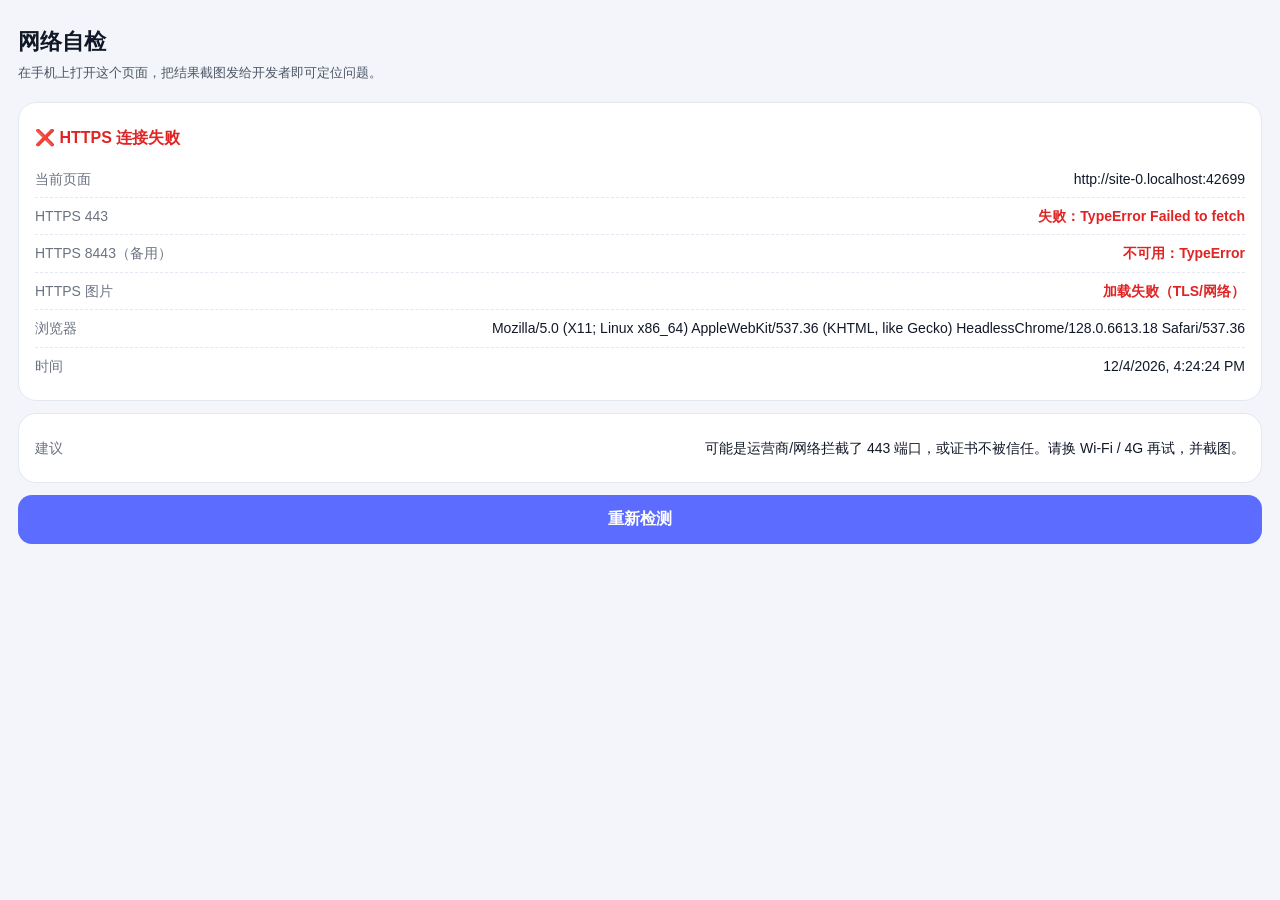
<file: check.html>
<!doctype html>
<html lang="zh-CN">
<head>
<meta charset="utf-8">
<meta name="viewport" content="width=device-width, initial-scale=1">
<title>网络自检 · 步迷</title>
<style>
  body { margin:0; padding:24px 18px; background:#F3F5FB; color:#111827;
         font:15px/1.6 -apple-system,"PingFang SC","Noto Sans SC",sans-serif; }
  h1 { font-size:22px; margin:0 0 4px; }
  p.sub { margin:0 0 18px; color:#4B5563; font-size:13px; }
  .card { background:#fff; border:1px solid #E2E7F2; border-radius:18px;
          padding:16px; margin-bottom:12px; }
  .row { display:flex; justify-content:space-between; gap:12px; font-size:14px;
         padding:7px 0; border-bottom:1px dashed #E2E7F2; }
  .row:last-child { border-bottom:0; }
  .k { color:#6B7280; flex:none; }
  .v { text-align:right; word-break:break-all; }
  .ok { color:#0E9F6E; font-weight:600; }
  .bad { color:#E02424; font-weight:600; }
  .big { font-size:16px; font-weight:700; margin:6px 0 10px; }
  code { background:#EEF1F9; padding:1px 5px; border-radius:6px; font-size:12.5px; }
  .btn { display:block; width:100%; padding:14px; margin-top:10px; border:0;
         border-radius:14px; background:#5B6CFF; color:#fff; font-size:16px; font-weight:600; }
</style>
</head>
<body>
<h1>网络自检</h1>
<p class="sub">在手机上打开这个页面，把结果截图发给开发者即可定位问题。</p>

<div class="card">
  <div class="big" id="verdict">正在检测…</div>
  <div class="row"><span class="k">当前页面</span><span class="v" id="proto">—</span></div>
  <div class="row"><span class="k">HTTPS 443</span><span class="v" id="https">检测中…</span></div>
  <div class="row"><span class="k">HTTPS 8443（备用）</span><span class="v" id="https8443">检测中…</span></div>
  <div class="row"><span class="k">HTTPS 图片</span><span class="v" id="img">检测中…</span></div>
  <div class="row"><span class="k">浏览器</span><span class="v" id="ua">—</span></div>
  <div class="row"><span class="k">时间</span><span class="v" id="clock">—</span></div>
</div>

<div class="card">
  <div class="row"><span class="k">建议</span><span class="v" id="advice">—</span></div>
</div>

<button class="btn" onclick="location.reload()">重新检测</button>

<script>
(function () {
  var proto = document.getElementById('proto');
  var httpsEl = document.getElementById('https');
  var imgEl = document.getElementById('img');
  var verdict = document.getElementById('verdict');
  var advice = document.getElementById('advice');

  proto.textContent = location.protocol + '//' + location.host;
  document.getElementById('ua').textContent = navigator.userAgent;
  document.getElementById('clock').textContent = new Date().toLocaleString();

  var httpsOk = false;
  var imgOk = false;
  var httpsErr = '';

  function done() {
    if (httpsOk) {
      verdict.innerHTML = '<span class="ok">✅ HTTPS（443）连接正常</span>';
      advice.textContent = '如果 App 仍打不开，请把这张截图发给开发者。';
    } else if (https8443Ok) {
      verdict.innerHTML = '<span class="ok">✅ 443 被拦，但 8443 可用</span>';
      advice.textContent = '请改用 https://' + location.hostname + ':8443/ 打开 App（443 被你的网络拦了）。';
    } else {
      verdict.innerHTML = '<span class="bad">❌ HTTPS 连接失败</span>';
      advice.textContent = '可能是运营商/网络拦截了 443 端口，或证书不被信任。请换 Wi-Fi / 4G 再试，并截图。';
    }
  }

  // 1) 测 HTTPS API（带超时）
  var started = Date.now();
  var ctrl = window.AbortController ? new AbortController() : null;
  var timer = setTimeout(function () {
    if (!httpsOk) {
      httpsEl.innerHTML = '<span class="bad">超时（5 秒无响应）</span>';
      httpsErr = 'timeout';
      done();
    }
    if (ctrl) { try { ctrl.abort(); } catch (e) {} }
  }, 5000);

  fetch('https://' + location.hostname + '/api/health', {
    cache: 'no-store', signal: ctrl ? ctrl.signal : undefined
  }).then(function (r) {
    clearTimeout(timer);
    httpsOk = r.ok;
    httpsEl.innerHTML = r.ok
      ? '<span class="ok">✅ 200 · ' + (Date.now() - started) + 'ms</span>'
      : '<span class="bad">HTTP ' + r.status + '</span>';
    done();
  }).catch(function (err) {
    clearTimeout(timer);
    httpsErr = err && (err.name + ' ' + err.message);
    httpsEl.innerHTML = '<span class="bad">失败：' + (httpsErr || '未知') + '</span>';
    done();
  });

  // 1b) 测备用端口 8443（有些运营商只拦 443）
  var https8443Ok = false;
  (function () {
    var el = document.getElementById('https8443');
    var c2 = window.AbortController ? new AbortController() : null;
    var t2 = setTimeout(function () {
      el.innerHTML = '<span class="bad">超时</span>';
      if (c2) { try { c2.abort(); } catch (e) {} }
    }, 5000);
    fetch('https://' + location.hostname + ':8443/api/health', {
      cache: 'no-store', signal: c2 ? c2.signal : undefined
    }).then(function (r) {
      clearTimeout(t2);
      https8443Ok = r.ok;
      el.innerHTML = r.ok ? '<span class="ok">✅ 可用（可改用 https://' + location.hostname + ':8443/）</span>'
                          : '<span class="bad">HTTP ' + r.status + '</span>';
    }).catch(function (err) {
      clearTimeout(t2);
      el.innerHTML = '<span class="bad">不可用：' + (err && err.name ? err.name : '失败') + '</span>';
    });
  })();

  // 2) 测 HTTPS 图片（不依赖 CORS，能单独验证 TLS）
  var img = new Image();
  img.onload = function () {
    imgOk = true;
    imgEl.innerHTML = '<span class="ok">✅ 加载成功</span>';
  };
  img.onerror = function () {
    imgEl.innerHTML = '<span class="bad">加载失败（TLS/网络）</span>';
  };
  img.src = 'https://' + location.hostname + '/icons/app-180.png?x=' + Date.now();
})();
</script>
</body>
</html>
</file>
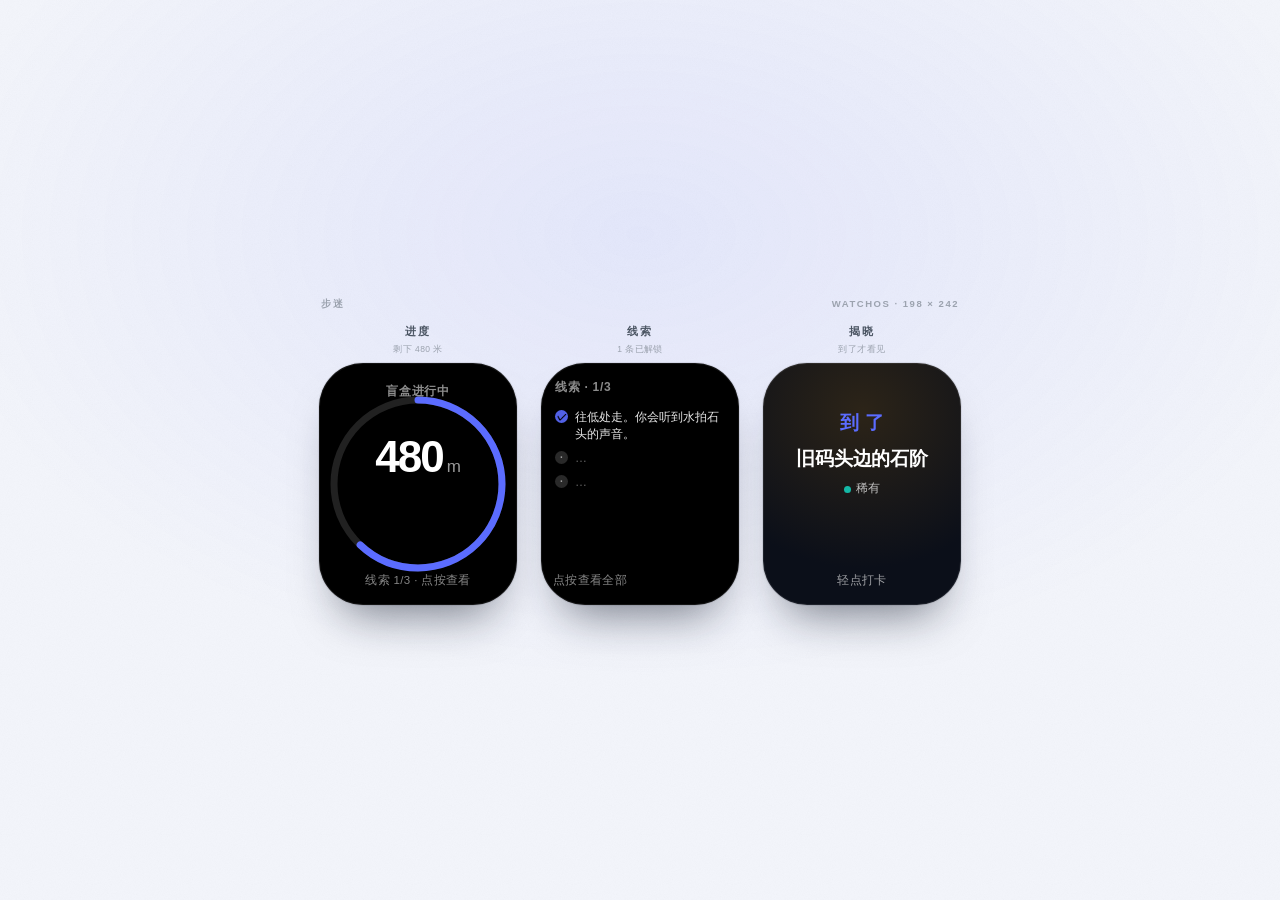
<file: watch.html>
<!DOCTYPE html>
<html lang="zh-CN">
<head>
<meta charset="utf-8">
<meta name="viewport" content="width=device-width, initial-scale=1">
<meta name="theme-color" content="#F3F5FB">
<title>步迷 · 手表表盘</title>
<link rel="stylesheet" href="styles.css">
<style>
  html, body { height: 100%; }

  body.watchpage {
    margin: 0;
    min-height: 100vh;
    display: flex;
    flex-direction: column;
    align-items: center;
    justify-content: center;
    overflow: hidden;
    background: var(--cream);
    color: var(--ink);
    font-family: var(--font);
    -webkit-font-smoothing: antialiased;
    position: relative;
  }

  body.watchpage::before {
    content: '';
    position: fixed;
    inset: 0;
    z-index: 0;
    pointer-events: none;
    opacity: .05;
    mix-blend-mode: multiply;
    background-image: url("data:image/svg+xml,%3Csvg xmlns='http://www.w3.org/2000/svg' width='160' height='160'%3E%3Cfilter id='wn'%3E%3CfeTurbulence type='fractalNoise' baseFrequency='0.92' numOctaves='3' stitchTiles='stitch'/%3E%3CfeColorMatrix type='saturate' values='0'/%3E%3C/filter%3E%3Crect width='160' height='160' filter='url(%23wn)'/%3E%3C/svg%3E");
  }

  body.watchpage::after {
    content: '';
    position: fixed;
    inset: 0;
    z-index: 0;
    pointer-events: none;
    background: radial-gradient(90% 80% at 50% 26%, rgba(91, 108, 255, .10) 0%, rgba(91, 108, 255, 0) 62%);
  }

  .watchboard {
    position: relative;
    z-index: 1;
    display: flex;
    flex-direction: column;
    align-items: center;
    gap: 13px;
    padding: 18px 22px 16px;
  }

  .watchboard__head {
    width: 100%;
    display: flex;
    align-items: center;
    justify-content: space-between;
    gap: 20px;
    padding: 0 2px;
    font-size: 9.5px;
    font-weight: 650;
    letter-spacing: .16em;
    color: var(--ink-3);
    text-transform: uppercase;
  }

  .watchboard__row {
    display: flex;
    align-items: flex-start;
    gap: 24px;
  }

  .watchslot {
    display: flex;
    flex-direction: column;
    align-items: center;
    gap: 8px;
  }

  .watchslot__title {
    font-size: 10.5px;
    font-weight: 650;
    letter-spacing: .18em;
    color: var(--ink-2);
  }

  .watchslot__sub {
    font-size: 8.5px;
    letter-spacing: .05em;
    color: var(--ink-3);
    margin-top: -4px;
  }

  .watchslot .watchface {
    box-shadow:
      0 30px 46px -22px rgba(17, 24, 39, .55),
      0 0 0 1px rgba(17, 24, 39, .08);
  }

  @media (max-width: 700px) {
    .watchboard { padding: 12px 14px 10px; }
    .watchboard__row { gap: 10px; }
    .watchslot .watchface { transform: scale(.78); transform-origin: top center; }
    .watchslot { gap: 4px; }
  }
</style>
</head>
<body class="watchpage">
  <main class="watchboard">
    <div class="watchboard__head" aria-hidden="true">
      <span>步迷</span>
      <span>watchOS · 198 × 242</span>
    </div>

    <div class="watchboard__row">

      <section class="watchslot" aria-label="进度表盘">
        <h1 class="watchslot__title">进度</h1>
        <div class="watchslot__sub">剩下 480 米</div>
        <div class="watchface watchface--progress" role="img" aria-label="进度表盘：盲盒进行中，剩余 480 米，进度 62%，线索 1/3">
          <svg class="watchface__ring" viewBox="0 0 198 242" aria-hidden="true">
            <circle cx="99" cy="121" r="84" fill="none" stroke="rgba(255,255,255,.13)" stroke-width="7"/>
            <circle cx="99" cy="121" r="84" fill="none" stroke="#5B6CFF" stroke-width="7" stroke-linecap="round"
                    stroke-dasharray="527.8" stroke-dashoffset="200.6" transform="rotate(-90 99 121)"/>
          </svg>
          <div class="watchface__inner">
            <span class="watchface__cap">盲盒进行中</span>
            <div class="watchface__big">480<small>m</small></div>
            <span class="watchface__foot">线索 1/3 · 点按查看</span>
          </div>
        </div>
      </section>

      <section class="watchslot" aria-label="线索表盘">
        <h1 class="watchslot__title">线索</h1>
        <div class="watchslot__sub">1 条已解锁</div>
        <div class="watchface watchface--clues" role="img" aria-label="线索表盘：线索 1/3，仅第一条已解锁，其余锁定">
          <div class="watchface__inner">
            <span class="watchface__cap">线索 · 1/3</span>
            <div class="watchface__list">
              <div class="watchface__clue"><i aria-hidden="true">✓</i><span>往低处走。你会听到水拍石头的声音。</span></div>
              <div class="watchface__clue watchface__clue--locked"><i aria-hidden="true">·</i><span>…</span></div>
              <div class="watchface__clue watchface__clue--locked"><i aria-hidden="true">·</i><span>…</span></div>
            </div>
            <span class="watchface__foot">点按查看全部</span>
          </div>
        </div>
      </section>

      <section class="watchslot" aria-label="揭晓表盘">
        <h1 class="watchslot__title">揭晓</h1>
        <div class="watchslot__sub">到了才看见</div>
        <div class="watchface watchface--reveal" role="img" aria-label="揭晓表盘：到了，旧码头边的石阶，稀有，轻点打卡">
          <div class="watchface__inner">
            <span class="watchface__arrive">到了</span>
            <span class="watchface__place">旧码头边的石阶</span>
            <span class="watchface__rarity"><i aria-hidden="true"></i>稀有</span>
            <span class="watchface__foot">轻点打卡</span>
          </div>
        </div>
      </section>

    </div>
  </main>
</body>
</html>
</file>
<file: styles.css>
/* 步迷 Walkaholic · Web 高保真原型样式（零依赖）
 * 依据 docs/design-system.md：奶油纸 + 墨色 + 琥珀光 + 旧纸纹理
 * 禁止：渐变紫蓝 / 科技蓝 / 玻璃拟态 / 外链字体与图片
 */

/* ============================================================
   0. Tokens
   ============================================================ */
:root {
  --ink: #111827;
  --ink-2: #4B5563;
  --ink-3: #9CA3AF;
  --cream: #F3F5FB;
  --paper: #FFFFFF;
  --paper-2: #EEF1F9;
  --line: #E2E7F2;
  --amber: #5B6CFF;
  --amber-deep: #3D4FE0;
  --ember: #FF6B6B;
  --teal: #14B8A6;
  --plum: #8B5CF6;
  --gold: #F59E0B;
  --shadow: rgba(17, 24, 39, .10);

  --font: -apple-system, "SF Pro Display", "PingFang SC", "Noto Sans SC", "Helvetica Neue", sans-serif;
  --ease: cubic-bezier(.22, 1, .36, 1);
  --fast: 180ms;
  --base: 320ms;
  --slow: 520ms;

  --radius-card: 24px;
  --radius-panel: 28px;
  --radius-img: 16px;
}

/* ============================================================
   1. Reset & base
   ============================================================ */
*,
*::before,
*::after { box-sizing: border-box; }

html,
body {
  margin: 0;
  padding: 0;
  height: 100%;
  background: var(--cream);
  overflow-x: hidden;
}

body {
  font-family: var(--font);
  color: var(--ink);
  font-size: 17px;
  line-height: 1.45;
  -webkit-font-smoothing: antialiased;
  text-rendering: optimizeLegibility;
  -webkit-tap-highlight-color: transparent;
}

h1, h2, h3, h4, p, figure { margin: 0; }
button { font: inherit; color: inherit; background: none; border: 0; padding: 0; cursor: pointer; }
a { color: inherit; }
svg { display: block; }
::selection { background: rgba(91, 108, 255, .3); }

:focus-visible {
  outline: 2px solid var(--amber-deep);
  outline-offset: 2px;
  border-radius: 6px;
}

.nosel { user-select: none; -webkit-user-select: none; }

/* ============================================================
   2. Stage / device / screen
   ============================================================ */
.stage {
  position: relative;
  min-height: 100dvh;
  display: flex;
  flex-direction: column;
  align-items: center;
  justify-content: center;
}

.device {
  position: relative;
  width: 100%;
  height: 100dvh;
  background: var(--cream);
}

.device__island { display: none; }

.screen {
  position: relative;
  display: flex;
  flex-direction: column;
  width: 100%;
  height: 100%;
  overflow: hidden;
  background: var(--cream);
}

.stage__caption { display: none; }

/* 纸纹噪点：内联 SVG feTurbulence，低透明度（design-system §3） */
.grain {
  position: absolute;
  inset: 0;
  z-index: 44;
  pointer-events: none;
  opacity: .05;
  mix-blend-mode: multiply;
  background-image: url("data:image/svg+xml,%3Csvg xmlns='http://www.w3.org/2000/svg' width='160' height='160'%3E%3Cfilter id='n'%3E%3CfeTurbulence type='fractalNoise' baseFrequency='0.92' numOctaves='3' stitchTiles='stitch'/%3E%3CfeColorMatrix type='saturate' values='0'/%3E%3C/filter%3E%3Crect width='160' height='160' filter='url(%23n)'/%3E%3C/svg%3E");
  background-size: 160px 160px;
}

.home-indicator { display: none; }

/* ============================================================
   3. Status bar
   ============================================================ */
.statusbar {
  position: relative;
  z-index: 20;
  flex-shrink: 0;
  display: flex;
  align-items: center;
  justify-content: space-between;
  height: 46px;
  padding: 0 24px 0 26px;
  font-size: 15px;
  font-weight: 650;
  letter-spacing: .01em;
  color: var(--ink);
  font-variant-numeric: tabular-nums;
}

.statusbar__icons {
  display: flex;
  align-items: center;
  gap: 4px;
  color: var(--ink);
  opacity: .92;
}

.statusbar--light { color: rgba(243, 245, 251, .92); }
.statusbar--light .statusbar__icons { color: rgba(243, 245, 251, .92); }

/* ============================================================
   4. Main / tab bar
   ============================================================ */
.main {
  position: relative;
  z-index: 10;
  flex: 1;
  min-height: 0;
  overflow-y: auto;
  overflow-x: hidden;
  scrollbar-width: none;
  -webkit-overflow-scrolling: touch;
  overscroll-behavior: contain;
}
.main::-webkit-scrollbar { display: none; }

.main--flush {
  overflow: hidden;
  display: flex;
  flex-direction: column;
}

.tabbar {
  position: relative;
  z-index: 30;
  flex-shrink: 0;
  display: flex;
  align-items: stretch;
  height: 74px;
  padding: 7px 10px 19px;
  background: var(--paper);
  border-top: 1px solid var(--line);
}
.tabbar[hidden] { display: none; }

/* 弹层根节点：本身不拦截点击，子元素才可交互 */
.sheet-root,
.overlay-root {
  position: absolute;
  inset: 0;
  pointer-events: none;
}
.sheet-root { z-index: 60; }
.overlay-root { z-index: 70; }
.sheet-root > *,
.overlay-root > * { pointer-events: auto; }

.tab {
  flex: 1;
  display: flex;
  flex-direction: column;
  align-items: center;
  justify-content: center;
  gap: 3px;
  padding: 4px 0;
  border-radius: 14px;
  color: var(--ink-3);
  text-decoration: none;
  transition: color var(--fast) var(--ease), transform var(--fast) var(--ease);
}
.tab svg { width: 23px; height: 23px; }
.tab span { font-size: 12px; font-weight: 550; letter-spacing: .02em; }
.tab.is-active { color: var(--amber-deep); }
.tab.is-active span { color: var(--ink); font-weight: 650; }
.tab:active { transform: scale(.94); }
.tab__dot {
  width: 3px; height: 3px; border-radius: 50%;
  background: var(--amber-deep); opacity: 0;
  transition: opacity var(--fast) var(--ease);
}
.tab.is-active .tab__dot { opacity: 1; }

/* ============================================================
   5. Shared atoms
   ============================================================ */
.micro {
  font-size: 12px;
  line-height: 1.2;
  letter-spacing: .08em;
  font-weight: 650;
  color: var(--ink-3);
  text-transform: uppercase;
}

.pd { padding-left: 20px; padding-right: 20px; }

.rule { height: 1px; background: var(--line); }

.btn {
  display: inline-flex;
  align-items: center;
  justify-content: center;
  gap: 8px;
  height: 50px;
  padding: 0 22px;
  border-radius: 999px;
  font-size: 15.5px;
  font-weight: 650;
  letter-spacing: .01em;
  white-space: nowrap;
  user-select: none;
  -webkit-user-select: none;
  transition:
    transform var(--fast) var(--ease),
    background-color var(--fast) var(--ease),
    color var(--fast) var(--ease),
    box-shadow var(--fast) var(--ease),
    opacity var(--fast) var(--ease);
}
.btn:active { transform: scale(.975); }

.btn--primary {
  background: var(--amber);
  color: var(--ink);
  box-shadow: 0 12px 26px -14px rgba(201, 123, 46, .95);
}
.btn--primary:hover { background: #7C8BFF; }
.btn--primary:active { background: var(--amber-deep); color: #F7F8FD; }

.btn--ghost {
  background: transparent;
  border: 1px solid var(--line);
  color: var(--ink-2);
}
.btn--ghost:hover { background: var(--paper-2); }
.btn--ghost:active { color: var(--ink); }

.btn--quiet {
  height: 42px;
  font-size: 15.5px;
  font-weight: 550;
  color: var(--ink-2);
}
.btn--quiet:hover { color: var(--ink); }

.btn--block { width: 100%; height: 52px; }
.btn[disabled] { opacity: .55; pointer-events: none; }
.btn.is-busy { pointer-events: none; }

.iconbtn {
  display: inline-flex;
  align-items: center;
  justify-content: center;
  width: 34px;
  height: 34px;
  border-radius: 50%;
  color: var(--ink-2);
  border: 1px solid transparent;
  transition: background-color var(--fast) var(--ease), color var(--fast) var(--ease), transform var(--fast) var(--ease);
}
.iconbtn:hover { background: var(--paper); color: var(--ink); }
.iconbtn:active { transform: scale(.93); }
.iconbtn--line { background: var(--paper); border-color: var(--line); }

.chip {
  display: inline-flex;
  align-items: center;
  gap: 4px;
  height: 28px;
  padding: 0 11px;
  border-radius: 999px;
  background: var(--paper);
  border: 1px solid var(--line);
  font-size: 13.5px;
  font-weight: 600;
  color: var(--ink-2);
}
.chip--streak { color: var(--ink); }

.badge {
  display: inline-flex;
  align-items: center;
  gap: 4px;
  height: 22px;
  padding: 0 9px;
  border-radius: 999px;
  font-size: 12.5px;
  font-weight: 700;
  letter-spacing: .02em;
  white-space: nowrap;
}
.badge--common { color: #5E665A; background: rgba(139, 148, 132, .14); border: 1px solid rgba(139, 148, 132, .36); }
.badge--rare { color: #22605C; background: rgba(46, 125, 120, .13); border: 1px solid rgba(46, 125, 120, .34); }
.badge--epic { color: #51447E; background: rgba(107, 91, 158, .13); border: 1px solid rgba(107, 91, 158, .32); }
.badge--hidden { color: #8A6508; background: rgba(185, 138, 31, .15); border: 1px solid rgba(185, 138, 31, .4); }

.rdot {
  display: inline-block;
  width: 7px;
  height: 7px;
  border-radius: 50%;
  flex-shrink: 0;
}
.rdot--common { background: #94A3B8; }
.rdot--rare { background: var(--teal); }
.rdot--epic { background: var(--plum); }
.rdot--hidden { background: var(--gold); }

/* 牛皮纸盒线稿 */
.boxart { display: block; }
.boxart--float { animation: float 4.6s ease-in-out infinite; }

/* ============================================================
   6. Home
   ============================================================ */
.screen[data-route="home"] .main { padding-bottom: 26px; }

.home { padding: 6px 20px 0; }

.home__top {
  display: flex;
  align-items: center;
  justify-content: space-between;
  gap: 12px;
  min-height: 32px;
}
.home__greet {
  font-size: 17px;
  font-weight: 650;
  letter-spacing: -.01em;
  color: var(--ink);
}

.home__hero { margin: 17px 0 16px; }
.home__hero h2 {
  font-size: 26px;
  line-height: 1.22;
  letter-spacing: -.018em;
  font-weight: 700;
  color: var(--ink);
  margin-bottom: 6px;
}
.home__hero p {
  font-size: 15.5px;
  color: var(--ink-2);
  letter-spacing: .005em;
}

.boxcard {
  position: relative;
  overflow: hidden;
  border-radius: var(--radius-card);
  padding: 15px 18px 14px;
  background: linear-gradient(152deg, #E8ECFB 0%, #DDE3F5 52%, #D6DDF3 100%);
  border: 1px solid rgba(17, 24, 39, .10);
  box-shadow:
    0 18px 38px -20px rgba(17, 24, 39, .45),
    inset 0 1px 0 rgba(255, 255, 255, .5);
}
.boxcard::after {
  content: '';
  position: absolute;
  inset: 0;
  pointer-events: none;
  opacity: .06;
  mix-blend-mode: multiply;
  background-image: url("data:image/svg+xml,%3Csvg xmlns='http://www.w3.org/2000/svg' width='120' height='120'%3E%3Cfilter id='k'%3E%3CfeTurbulence type='fractalNoise' baseFrequency='0.85' numOctaves='2' stitchTiles='stitch'/%3E%3CfeColorMatrix type='saturate' values='0'/%3E%3C/filter%3E%3Crect width='120' height='120' filter='url(%23k)'/%3E%3C/svg%3E");
}
.boxcard__top {
  position: relative;
  z-index: 2;
  display: flex;
  align-items: center;
  justify-content: space-between;
  gap: 10px;
  min-height: 24px;
}
.boxcard__resume {
  display: inline-flex;
  align-items: center;
  gap: 3px;
  height: 24px;
  padding: 0 10px;
  border-radius: 999px;
  background: rgba(255, 255, 255, .6);
  border: 1px solid rgba(17, 24, 39, .12);
  font-size: 12.5px;
  font-weight: 600;
  color: rgba(17, 24, 39, .68);
  transition: background-color var(--fast) var(--ease), color var(--fast) var(--ease);
}
.boxcard__resume:hover { background: rgba(255, 255, 255, .9); color: var(--ink); }
.boxcard__art {
  position: relative;
  z-index: 1;
  display: flex;
  justify-content: center;
  padding: 2px 0 8px;
}
.boxcard__art svg { width: 118px; height: 104px; }
.boxcard__meta {
  position: relative;
  z-index: 2;
  margin-top: 8px;
  text-align: right;
  font-size: 12.5px;
  letter-spacing: .01em;
  color: rgba(17, 24, 39, .52);
}
.boxcard .btn { position: relative; z-index: 2; }

.stats {
  display: grid;
  grid-template-columns: repeat(3, 1fr);
  margin-top: 20px;
}
.stat {
  display: flex;
  flex-direction: column;
  gap: 3px;
  padding-left: 14px;
  border-left: 1px solid var(--line);
  min-width: 0;
}
.stat:first-child { border-left: 0; padding-left: 0; }
.stat b {
  font-size: 19px;
  font-weight: 700;
  letter-spacing: -.025em;
  font-variant-numeric: tabular-nums;
  color: var(--ink);
  white-space: nowrap;
}
.stat span {
  font-size: 12.5px;
  color: var(--ink-3);
  letter-spacing: .02em;
  white-space: nowrap;
}

.friends {
  display: flex;
  align-items: center;
  gap: 15px;
  margin-top: 22px;
}
.friends__avatars { display: flex; padding-bottom: 12px; }
.avatar {
  position: relative;
  width: 42px;
  height: 42px;
  border-radius: 50%;
  background: var(--paper);
  border: 1px solid var(--line);
  display: grid;
  place-items: center;
  font-size: 19px;
  box-shadow: 0 3px 0 rgba(17, 24, 39, .03);
}
.avatar + .avatar { margin-left: -9px; }
.avatar__name {
  position: absolute;
  left: 50%;
  bottom: -14px;
  transform: translateX(-50%);
  font-size: 10.5px;
  color: var(--ink-3);
  white-space: nowrap;
  letter-spacing: .01em;
}
.avatar__dot {
  position: absolute;
  right: -1px;
  bottom: -1px;
  width: 10px;
  height: 10px;
  border-radius: 50%;
  background: var(--teal);
  border: 2px solid var(--cream);
}
.friends__copy {
  font-size: 14px;
  line-height: 1.5;
  color: var(--ink-3);
  margin-top: -10px;
}
.friends__copy b { display: block; color: var(--ink-2); font-weight: 650; font-size: 14px; }

.lastcard {
  display: flex;
  align-items: center;
  gap: 12px;
  width: 100%;
  margin-top: 20px;
  padding: 10px 14px 10px 10px;
  border-radius: 20px;
  background: var(--paper);
  border: 1px solid var(--line);
  box-shadow: 0 12px 26px -24px rgba(17, 24, 39, .7);
  text-align: left;
  transition: transform var(--base) var(--ease), box-shadow var(--base) var(--ease);
}
.lastcard:hover {
  transform: translateY(-1px);
  box-shadow: 0 16px 30px -22px rgba(17, 24, 39, .6);
}
.lastcard__thumb {
  flex-shrink: 0;
  width: 46px;
  height: 56px;
  border-radius: 12px;
  background: linear-gradient(160deg, #E9EDFC, #D6DDF3);
  border: 1px solid rgba(17, 24, 39, .08);
  display: grid;
  place-items: center;
  font-size: 20px;
}
.lastcard__body { flex: 1; min-width: 0; display: flex; flex-direction: column; gap: 2px; }
.lastcard__name {
  font-size: 16px;
  font-weight: 600;
  letter-spacing: -.01em;
  white-space: nowrap;
  overflow: hidden;
  text-overflow: ellipsis;
}
.lastcard__date { font-size: 13px; color: var(--ink-3); }
.lastcard__arrow { flex-shrink: 0; color: var(--ink-3); }

.firsthint {
  margin-top: 20px;
  padding: 15px 18px;
  border-radius: 20px;
  border: 1px dashed var(--line);
  background: rgba(255, 255, 255, .5);
}
.firsthint__title { font-size: 15.5px; font-weight: 650; margin-bottom: 4px; }
.firsthint__sub { font-size: 14px; color: var(--ink-3); }

/* ============================================================
   7. Setup sheet (#/setup)
   ============================================================ */
.scrim {
  position: absolute;
  inset: 0;
  z-index: 55;
  background: rgba(17, 24, 39, .38);
  animation: fade-in var(--base) var(--ease) both;
}

.sheet {
  position: absolute;
  left: 0;
  right: 0;
  bottom: 0;
  z-index: 60;
  background: var(--paper);
  border-radius: var(--radius-panel) var(--radius-panel) 0 0;
  padding: 10px 20px 22px;
  box-shadow: 0 -22px 60px rgba(17, 24, 39, .3);
  max-height: 92%;
  overflow-y: auto;
  scrollbar-width: none;
  animation: sheet-up .34s var(--ease) both;
}
.sheet::-webkit-scrollbar { display: none; }
.sheet__grabber {
  width: 38px;
  height: 4px;
  border-radius: 999px;
  background: var(--line);
  margin: 2px auto 16px;
}
.sheet__title {
  font-size: 20px;
  line-height: 1.3;
  font-weight: 700;
  letter-spacing: -.015em;
  margin-bottom: 4px;
}
.sheet__sub { font-size: 14.5px; color: var(--ink-3); margin-bottom: 18px; }

.field { display: block; margin-bottom: 15px; }
.field__label {
  display: block;
  font-size: 12px;
  letter-spacing: .09em;
  font-weight: 650;
  color: var(--ink-3);
  margin-bottom: 8px;
}

.segmented {
  display: flex;
  gap: 4px;
  padding: 4px;
  border-radius: 16px;
  background: var(--paper-2);
  border: 1px solid var(--line);
}
.segmented button {
  flex: 1;
  min-width: 0;
  display: flex;
  flex-direction: column;
  align-items: center;
  gap: 1px;
  padding: 8px 4px;
  border-radius: 12px;
  color: var(--ink-2);
  transition: background-color var(--fast) var(--ease), box-shadow var(--fast) var(--ease), color var(--fast) var(--ease);
}
.segmented button b { font-size: 14px; font-weight: 650; letter-spacing: .01em; }
.segmented button em { font-style: normal; font-size: 11.5px; color: var(--ink-3); }
.segmented button[aria-pressed="true"] {
  background: var(--paper);
  color: var(--ink);
  box-shadow: 0 2px 6px rgba(17, 24, 39, .08), inset 0 0 0 1px rgba(91, 108, 255, .55);
}
.segmented button[aria-pressed="true"] em { color: var(--amber-deep); }

.moods { display: flex; flex-direction: column; gap: 7px; }
.mood {
  display: flex;
  align-items: center;
  gap: 12px;
  padding: 9px 13px;
  border-radius: 16px;
  border: 1px solid var(--line);
  background: var(--paper);
  text-align: left;
  transition: background-color var(--fast) var(--ease), border-color var(--fast) var(--ease), box-shadow var(--fast) var(--ease);
}
.mood__emoji {
  flex-shrink: 0;
  width: 34px;
  height: 34px;
  border-radius: 50%;
  background: var(--paper-2);
  display: grid;
  place-items: center;
  font-size: 19px;
}
.mood__text { display: flex; flex-direction: column; gap: 1px; min-width: 0; }
.mood__title { font-size: 15px; font-weight: 650; letter-spacing: -.005em; }
.mood__sub { font-size: 12.5px; color: var(--ink-3); }
.mood[aria-pressed="true"] {
  border-color: rgba(91, 108, 255, .7);
  background: #F7F8FD;
  box-shadow: inset 0 0 0 1px rgba(91, 108, 255, .45);
}
.mood[aria-pressed="true"] .mood__emoji { background: #E8ECFB; }

.areachips { display: flex; gap: 8px; }
.chipbtn {
  height: 34px;
  padding: 0 17px;
  border-radius: 999px;
  border: 1px solid var(--line);
  background: var(--paper);
  font-size: 14.5px;
  font-weight: 600;
  color: var(--ink-2);
  transition: background-color var(--fast) var(--ease), color var(--fast) var(--ease), border-color var(--fast) var(--ease);
}
.chipbtn[aria-pressed="true"] {
  background: var(--ink);
  border-color: var(--ink);
  color: var(--cream);
}

.sheet__actions {
  display: flex;
  flex-direction: column;
  gap: 4px;
  margin-top: 17px;
}
.sheet__actions .btn--primary { height: 52px; }

.shakebox { width: 22px; height: 22px; }
.btn.is-shaking .shakebox { animation: box-shake .6s var(--ease) both; }

/* ============================================================
   8. Journey
   ============================================================ */
.journey {
  display: flex;
  flex-direction: column;
  height: 100%;
  min-height: 0;
}
.journey__side { display: contents; }

.journey__top {
  flex-shrink: 0;
  display: flex;
  align-items: center;
  gap: 8px;
  padding: 0 16px 2px 12px;
  min-height: 40px;
}
.journey__topinfo { flex: 1; min-width: 0; display: flex; flex-direction: column; gap: 1px; }
.journey__timer {
  font-size: 15.5px;
  font-weight: 650;
  letter-spacing: .03em;
  font-variant-numeric: tabular-nums;
  color: var(--ink);
}
.journey__pause {
  height: 30px;
  padding: 0 13px;
  border-radius: 999px;
  border: 1px solid var(--line);
  background: var(--paper);
  font-size: 13.5px;
  font-weight: 600;
  color: var(--ink-2);
}
.journey__pause[aria-pressed="true"] { background: var(--ink); border-color: var(--ink); color: var(--cream); }

.journey__map {
  position: relative;
  flex: 1;
  min-height: 176px;
  margin-top: 4px;
  overflow: hidden;
}
.journey__map > svg {
  position: absolute;
  inset: 0;
  width: 100%;
  height: 100%;
}
.journey__mapcap {
  position: absolute;
  left: 22px;
  bottom: 11px;
  font-size: 12.5px;
  letter-spacing: .015em;
  color: var(--ink-3);
  transform: rotate(-1.4deg);
  font-variant-numeric: tabular-nums;
}

.journey__distance {
  flex-shrink: 0;
  text-align: center;
  padding: 4px 20px 8px;
}
.journey__digits {
  font-size: 44px;
  line-height: 1;
  font-weight: 700;
  letter-spacing: -.045em;
  font-variant-numeric: tabular-nums;
  color: var(--ink);
}
.journey__unit {
  margin-left: 6px;
  font-size: 16px;
  font-weight: 600;
  color: var(--ink-2);
}
.journey__bearing {
  display: flex;
  align-items: center;
  justify-content: center;
  gap: 7px;
  margin-top: 5px;
  font-size: 14px;
  color: var(--ink-2);
}
.journey__bearing b {
  font-size: 19px;
  line-height: 1;
  font-weight: 600;
  color: var(--amber-deep);
}

.journey__clues {
  flex-shrink: 0;
  display: flex;
  flex-direction: column;
  gap: 6px;
  padding: 4px 20px 8px;
}
.clue {
  display: flex;
  align-items: flex-start;
  gap: 9px;
  padding: 8px 12px;
  border-radius: 15px;
  background: var(--paper);
  border: 1px solid var(--line);
  font-size: 14.5px;
  line-height: 1.45;
  color: var(--ink);
  box-shadow: 0 8px 20px -22px rgba(17, 24, 39, .9);
}
.clue__mark {
  flex-shrink: 0;
  width: 18px;
  height: 18px;
  margin-top: 1px;
  display: grid;
  place-items: center;
  border-radius: 50%;
  background: var(--paper-2);
  font-size: 11px;
}
.clue--locked {
  background: transparent;
  border-style: dashed;
  border-color: var(--line);
  color: var(--ink-3);
}
.clue--locked .clue__mark { background: transparent; }
.clue--new { animation: clue-pop var(--slow) var(--ease) both; }

.journey__actions {
  margin-top: auto;
  flex-shrink: 0;
  display: flex;
  flex-direction: column;
  gap: 7px;
  padding: 2px 20px 15px;
}
.journey__actions .btn--primary { height: 48px; font-size: 17px; }
.journey__actions .btn--quiet { height: 34px; font-size: 14.5px; }
.demo-tag {
  display: inline-flex;
  align-items: center;
  height: 16px;
  padding: 0 5px;
  border-radius: 999px;
  background: rgba(17, 24, 39, .10);
  color: rgba(17, 24, 39, .58);
  font-size: 10.5px;
  font-weight: 700;
  letter-spacing: .04em;
}

/* 地图元素 */
.map-river { fill: #DDE3F5; stroke: #C7D2FE; stroke-width: 1; }
.map-riverline { stroke: #C7D2FE; stroke-width: 1; fill: none; opacity: .8; }
.map-block { fill: #E2E7F2; stroke: rgba(17, 24, 39, .16); stroke-width: 1; }
.map-block--alt { fill: #DDE3F5; }
.map-road { stroke: #E2E7F2; stroke-width: 13; stroke-linecap: round; fill: none; }
.map-road--thin { stroke-width: 7; }
.map-roadline { stroke: rgba(17, 24, 39, .10); stroke-width: 1; stroke-dasharray: 3 6; fill: none; }
.map-tree { fill: #E1E6F7; stroke: rgba(17, 24, 39, .10); stroke-width: 1; }
.map-park { fill: #E6E9F8; stroke: rgba(17, 24, 39, .10); stroke-width: 1; }
.map-route {
  fill: none;
  stroke: var(--ink-2);
  stroke-width: 2;
  stroke-linecap: round;
  stroke-dasharray: 4 8;
  opacity: .8;
  animation: dash-flow 18s linear infinite;
}
.map-start { fill: var(--ink); }
.map-start-halo { fill: rgba(91, 108, 255, .22); }
.map-start-label {
  font-size: 10px;
  font-weight: 650;
  fill: var(--ink-2);
  letter-spacing: .04em;
}
.map-dest-halo { fill: rgba(91, 108, 255, .2); }
.map-dest-ring { fill: none; stroke: rgba(91, 108, 255, .5); stroke-width: 1; }
.map-dest-core { fill: var(--amber); }
.map-q {
  font-size: 13px;
  font-weight: 700;
  fill: var(--ink);
  text-anchor: middle;
}
.map-glow {
  transform-box: fill-box;
  transform-origin: center;
  animation: breathe 2.4s ease-in-out infinite;
}

/* ============================================================
   9. Reveal (full-screen overlay #/reveal)
   ============================================================ */
.reveal-stage {
  position: absolute;
  inset: 0;
  z-index: 70;
  display: flex;
  flex-direction: column;
  background: radial-gradient(120% 85% at 50% 26%, #3C3023 0%, #251E17 48%, #111827 100%);
  color: var(--cream);
  overflow: hidden;
}
.reveal-stage__bar {
  position: relative;
  z-index: 2;
  flex-shrink: 0;
  display: flex;
  align-items: center;
  justify-content: space-between;
  height: 46px;
  padding: 0 20px 0 26px;
  font-size: 15px;
  font-weight: 650;
  letter-spacing: .01em;
  color: rgba(243, 245, 251, .92);
  font-variant-numeric: tabular-nums;
}
.reveal-stage__bar .statusbar__icons { color: rgba(243, 245, 251, .92); }
.reveal-stage__close {
  display: inline-flex;
  align-items: center;
  justify-content: center;
  width: 30px;
  height: 30px;
  border-radius: 50%;
  color: rgba(243, 245, 251, .7);
  background: rgba(243, 245, 251, .08);
  border: 1px solid rgba(243, 245, 251, .14);
}
.reveal-stage__close:hover { color: var(--cream); background: rgba(243, 245, 251, .14); }

.reveal-open {
  position: relative;
  z-index: 1;
  flex: 1;
  display: flex;
  flex-direction: column;
  align-items: center;
  justify-content: center;
  gap: 24px;
  padding-bottom: 40px;
}
.reveal-open__box { width: 168px; height: 150px; }
.reveal-open__copy {
  font-size: 16px;
  letter-spacing: .02em;
  color: rgba(243, 245, 251, .7);
}
.open-glow {
  position: absolute;
  left: 50%;
  top: 46%;
  transform: translate(-50%, -50%);
  width: 380px;
  height: 380px;
  border-radius: 50%;
  background: radial-gradient(circle, rgba(91, 108, 255, .5) 0%, rgba(91, 108, 255, .16) 38%, transparent 68%);
  opacity: .65;
  pointer-events: none;
}
.reveal-open.is-opening .open-glow { animation: glow-burst 1.2s var(--ease) both; }
.reveal-open.is-opening #box-lid { animation: lid-pop 1.15s var(--ease) both; transform-box: fill-box; transform-origin: center; }
.reveal-open.is-opening #box-body { animation: body-shake 1.15s var(--ease) both; transform-box: fill-box; transform-origin: center; }
.reveal-open.is-opening #box-q { animation: q-out .9s var(--ease) both; transform-box: fill-box; transform-origin: center; }

.confetti {
  position: absolute;
  left: 50%;
  top: 42%;
  width: 6px;
  height: 8px;
  border-radius: 1.5px;
  background: var(--amber);
  opacity: 0;
  pointer-events: none;
}
.reveal-open.is-opening .confetti {
  animation: confetti-fly 1.15s var(--ease) var(--delay, 0s) both;
}

.reveal-wrap {
  position: relative;
  z-index: 1;
  flex: 1;
  display: flex;
  align-items: center;
  justify-content: center;
  padding: 6px 0 22px;
  overflow-y: auto;
  scrollbar-width: none;
}
.reveal-wrap::-webkit-scrollbar { display: none; }

.reveal-card {
  position: relative;
  width: 86%;
  max-width: 340px;
  border-radius: var(--radius-card);
  padding: 17px 20px 18px;
  background: var(--paper);
  color: var(--ink);
  box-shadow:
    0 34px 70px rgba(0, 0, 0, .5),
    0 0 0 1px rgba(255, 255, 255, .06);
  transform: rotate(-1.2deg);
  animation: card-flip var(--slow) var(--ease) both;
}
.reveal-card__top {
  display: flex;
  align-items: center;
  justify-content: space-between;
  gap: 10px;
}
.serial {
  font-size: 12px;
  font-weight: 650;
  letter-spacing: .1em;
  color: var(--ink-3);
  font-variant-numeric: tabular-nums;
}
.reveal-card__hero { text-align: center; padding: 13px 0 11px; }
.reveal-card__emoji { font-size: 46px; line-height: 1; display: block; margin-bottom: 7px; }
.reveal-card__name {
  font-size: 24px;
  line-height: 1.22;
  font-weight: 700;
  letter-spacing: -.022em;
}
.reveal-card__area {
  margin-top: 4px;
  font-size: 12.5px;
  letter-spacing: .08em;
  color: var(--ink-3);
}
.reveal-card .rule { margin: 12px 0; }
.reveal-card__label {
  font-size: 12px;
  letter-spacing: .09em;
  font-weight: 650;
  color: var(--ink-3);
  margin-bottom: 6px;
}
.reveal-card__why {
  font-size: 15px;
  line-height: 1.66;
  color: var(--ink-2);
  white-space: pre-line;
}
.taskcard {
  display: flex;
  align-items: flex-start;
  gap: 10px;
  padding: 10px 12px;
  border-radius: var(--radius-img);
  background: var(--paper-2);
  border: 1px solid var(--line);
}
.taskcard__body { flex: 1; min-width: 0; }
.taskcard__title { font-size: 11.5px; font-weight: 650; letter-spacing: .08em; color: var(--ink-3); margin-bottom: 4px; }
.taskcard__text { font-size: 14.5px; line-height: 1.5; color: var(--ink); }
.taskcard__hint { flex-shrink: 0; font-size: 11.5px; color: var(--ink-3); white-space: nowrap; padding-top: 1px; }
.reveal-card.is-flying {
  animation: none;
  transform: translate(-54px, 322px) scale(.1) rotate(-9deg);
  opacity: 0;
  transition: transform .48s var(--ease), opacity .48s var(--ease);
}
.reveal-card__after {
  margin-top: 9px;
  text-align: center;
  font-size: 12px;
  letter-spacing: .05em;
  color: var(--ink-3);
}
.reveal-card__actions { display: flex; gap: 8px; margin-top: 14px; }
.reveal-card__actions .btn { height: 46px; font-size: 16px; padding: 0 10px; }
.reveal-card__actions .btn--primary { flex: 1.45; }
.reveal-card__actions .btn--ghost { flex: 1; }

/* 到达闪屏 */
.flash {
  position: absolute;
  inset: 0;
  z-index: 80;
  display: flex;
  flex-direction: column;
  align-items: center;
  justify-content: center;
  gap: 16px;
  background: var(--cream);
  animation: fade-in .16s ease both;
}
.flash__word {
  font-size: 46px;
  font-weight: 700;
  letter-spacing: .14em;
  text-indent: .14em;
  color: var(--ink);
}
.flash__line {
  width: 54px;
  height: 3px;
  border-radius: 999px;
  background: var(--amber);
  animation: flash-line .9s var(--ease) both;
}
.flash__sub { font-size: 14px; letter-spacing: .1em; color: var(--ink-3); }

/* ============================================================
   10. Cards (#/cards)
   ============================================================ */
.page { padding-bottom: 22px; }
.pagehead {
  display: flex;
  align-items: center;
  justify-content: space-between;
  gap: 12px;
  padding: 6px 20px 10px;
}
.pagehead h1 {
  font-size: 22px;
  font-weight: 700;
  letter-spacing: -.022em;
}
.pagehead__right { display: flex; align-items: center; gap: 10px; }
.pagehead__count {
  font-size: 13px;
  color: var(--ink-3);
  font-variant-numeric: tabular-nums;
  letter-spacing: .02em;
}

.collectstats {
  padding: 0 20px 12px;
  font-size: 14px;
  color: var(--ink-2);
  letter-spacing: .01em;
}
.collectstats b { font-weight: 700; font-variant-numeric: tabular-nums; }
.collectstats i { font-style: normal; color: var(--ink-3); margin: 0 6px; }

.filters {
  display: flex;
  gap: 8px;
  padding: 0 20px 15px;
  overflow-x: auto;
  scrollbar-width: none;
}
.filters::-webkit-scrollbar { display: none; }

.fcards {
  display: grid;
  grid-template-columns: repeat(3, minmax(0, 1fr));
  gap: 10px;
  padding: 0 20px;
}
.fcard {
  position: relative;
  display: flex;
  flex-direction: column;
  aspect-ratio: .8;
  padding: 9px 9px 8px;
  border-radius: var(--radius-img);
  background: var(--paper);
  border: 1px solid var(--line);
  text-align: left;
  overflow: hidden;
  transition: transform var(--base) var(--ease), box-shadow var(--base) var(--ease);
}
.fcard:hover {
  transform: translateY(-2px);
  box-shadow: 0 14px 24px -18px rgba(17, 24, 39, .65);
}
.fcard__emoji { font-size: 21px; line-height: 1; margin-bottom: 6px; }
.fcard__name {
  flex: 1;
  font-size: 13.5px;
  line-height: 1.42;
  font-weight: 600;
  letter-spacing: -.005em;
  display: -webkit-box;
  -webkit-line-clamp: 2;
  -webkit-box-orient: vertical;
  overflow: hidden;
}
.fcard__date {
  font-size: 10.5px;
  color: var(--ink-3);
  letter-spacing: .02em;
  font-variant-numeric: tabular-nums;
  padding-right: 10px;
}
.fcard__dot { position: absolute; right: 9px; bottom: 8px; }
.fcard--locked {
  align-items: center;
  justify-content: center;
  gap: 5px;
  background: transparent;
  border: 1px dashed var(--line);
}
.fcard--locked:hover { transform: none; box-shadow: none; }
.fcard__q { font-size: 22px; line-height: 1; font-weight: 600; color: var(--ink-3); }
.fcard__lock { font-size: 11px; letter-spacing: .06em; color: var(--ink-3); }

/* ============================================================
   11. Social (#/social)
   ============================================================ */
.codecard {
  position: relative;
  overflow: hidden;
  margin: 0 20px 20px;
  padding: 17px 18px 15px;
  border-radius: var(--radius-card);
  background: linear-gradient(135deg, #7C8BFF 0%, #5B6CFF 46%, #4C5FE8 100%);
  color: var(--ink);
  box-shadow: 0 18px 38px -24px rgba(201, 123, 46, .95);
}
.codecard::before {
  content: '';
  position: absolute;
  right: -34px;
  top: -46px;
  width: 150px;
  height: 150px;
  border-radius: 50%;
  border: 1px solid rgba(17, 24, 39, .13);
}
.codecard::after {
  content: '';
  position: absolute;
  right: 6px;
  top: -20px;
  width: 92px;
  height: 92px;
  border-radius: 50%;
  border: 1px solid rgba(255, 255, 255, .28);
}
.codecard__title { font-size: 18px; font-weight: 700; letter-spacing: -.01em; }
.codecard__sub { margin-top: 2px; font-size: 12.5px; color: rgba(17, 24, 39, .58); }
.codecard__row {
  position: relative;
  z-index: 1;
  display: flex;
  align-items: center;
  justify-content: space-between;
  gap: 12px;
  margin: 12px 0 10px;
}
.codecard__code {
  font-size: 25px;
  font-weight: 700;
  letter-spacing: .16em;
  font-variant-numeric: tabular-nums;
  color: #241E15;
}
.codecard__copy {
  height: 34px;
  padding: 0 15px;
  border-radius: 999px;
  background: rgba(255, 255, 255, .9);
  border: 1px solid rgba(17, 24, 39, .12);
  font-size: 14px;
  font-weight: 650;
  color: var(--ink);
  transition: background-color var(--fast) var(--ease), transform var(--fast) var(--ease);
}
.codecard__copy:hover { background: #FFFFFF; }
.codecard__copy:active { transform: scale(.96); }
.codecard__hint {
  position: relative;
  z-index: 1;
  font-size: 12.5px;
  line-height: 1.5;
  color: rgba(17, 24, 39, .62);
}

.section-head {
  display: flex;
  align-items: baseline;
  justify-content: space-between;
  gap: 10px;
  padding: 0 20px;
  margin-bottom: 8px;
}
.section-head h2 {
  font-size: 12px;
  font-weight: 650;
  letter-spacing: .1em;
  color: var(--ink-3);
  text-transform: uppercase;
}
.section-head button { font-size: 12.5px; color: var(--ink-3); }
.section-head button:hover { color: var(--ink-2); }

.board {
  margin: 0 20px 20px;
  padding: 6px 8px;
  border-radius: 20px;
  background: var(--paper);
  border: 1px solid var(--line);
  box-shadow: 0 12px 28px -28px rgba(17, 24, 39, .9);
}
.board__row {
  display: flex;
  align-items: center;
  gap: 10px;
  padding: 7px 8px;
  border-radius: 12px;
}
.board__row--me { background: rgba(91, 108, 255, .13); }
.board__rank {
  width: 16px;
  text-align: center;
  font-size: 13px;
  font-weight: 700;
  color: var(--ink-3);
  font-variant-numeric: tabular-nums;
}
.board__rank--1 { color: var(--amber-deep); }
.board__rank--2 { color: var(--ink-2); }
.board__rank--3 { color: #4B5563; }
.board__avatar {
  width: 28px;
  height: 28px;
  border-radius: 50%;
  background: var(--paper-2);
  display: grid;
  place-items: center;
  font-size: 16px;
}
.board__name {
  flex: 1;
  min-width: 0;
  font-size: 14.5px;
  font-weight: 600;
  white-space: nowrap;
  overflow: hidden;
  text-overflow: ellipsis;
}
.board__name i { font-style: normal; font-size: 11px; color: var(--ink-3); margin-left: 5px; letter-spacing: .04em; }
.board__score { font-size: 14.5px; font-weight: 700; font-variant-numeric: tabular-nums; }
.board__more {
  width: 100%;
  padding: 8px 0 5px;
  font-size: 12.5px;
  color: var(--ink-3);
  text-align: center;
}
.board__more:hover { color: var(--ink-2); }

.feed { display: flex; flex-direction: column; gap: 10px; padding: 0 20px; }
.post {
  padding: 12px 14px 13px;
  border-radius: 20px;
  background: var(--paper);
  border: 1px solid var(--line);
  box-shadow: 0 12px 26px -26px rgba(17, 24, 39, .9);
}
.post__head { display: flex; align-items: center; gap: 9px; margin-bottom: 9px; }
.post__avatar {
  flex-shrink: 0;
  width: 32px;
  height: 32px;
  border-radius: 50%;
  background: var(--paper-2);
  border: 1px solid var(--line);
  display: grid;
  place-items: center;
  font-size: 17px;
}
.post__who { flex: 1; min-width: 0; display: flex; flex-direction: column; gap: 1px; }
.post__name { font-size: 14.5px; font-weight: 650; letter-spacing: -.005em; }
.post__time { font-size: 12px; color: var(--ink-3); font-variant-numeric: tabular-nums; }
.post__tag {
  flex-shrink: 0;
  padding: 2px 7px;
  border-radius: 999px;
  border: 1px solid var(--line);
  font-size: 11px;
  letter-spacing: .06em;
  color: var(--ink-3);
}
.post__mini {
  display: flex;
  align-items: center;
  gap: 8px;
  padding: 8px 10px;
  border-radius: 12px;
  background: var(--paper-2);
  border: 1px solid var(--line);
}
.post__mini-emoji { font-size: 18px; }
.post__mini-name {
  flex: 1;
  min-width: 0;
  font-size: 14.5px;
  font-weight: 600;
  white-space: nowrap;
  overflow: hidden;
  text-overflow: ellipsis;
}
.post__caption { margin-top: 9px; font-size: 15px; line-height: 1.55; color: var(--ink-2); }
.post__reactions { display: flex; gap: 6px; margin-top: 10px; }
.react {
  height: 28px;
  padding: 0 10px;
  border-radius: 999px;
  background: var(--paper-2);
  border: 1px solid var(--line);
  font-size: 13px;
  font-weight: 600;
  color: var(--ink-2);
  display: inline-flex;
  align-items: center;
  gap: 4px;
  transition: background-color var(--fast) var(--ease), border-color var(--fast) var(--ease), color var(--fast) var(--ease), transform var(--fast) var(--ease);
}
.react:active { transform: scale(.95); }
.react[aria-pressed="true"] {
  background: rgba(91, 108, 255, .2);
  border-color: rgba(91, 108, 255, .6);
  color: var(--ink);
}

.empty {
  display: flex;
  flex-direction: column;
  align-items: center;
  gap: 7px;
  padding: 26px 20px 18px;
  text-align: center;
}
.empty__art { width: 72px; height: 62px; opacity: .9; }
.empty p { font-size: 15px; color: var(--ink-2); }
.empty span { font-size: 13px; color: var(--ink-3); }

/* ============================================================
   12. Profile (#/profile)
   ============================================================ */
.levelcard {
  position: relative;
  overflow: hidden;
  margin: 0 20px 18px;
  padding: 18px;
  border-radius: var(--radius-card);
  background: linear-gradient(150deg, #E9EDFC 0%, #DDE3F5 58%, #D6DDF3 100%);
  border: 1px solid rgba(17, 24, 39, .08);
  box-shadow: 0 18px 36px -26px rgba(17, 24, 39, .55);
}
.levelcard::after {
  content: '';
  position: absolute;
  inset: 0;
  pointer-events: none;
  opacity: .05;
  mix-blend-mode: multiply;
  background-image: url("data:image/svg+xml,%3Csvg xmlns='http://www.w3.org/2000/svg' width='120' height='120'%3E%3Cfilter id='m'%3E%3CfeTurbulence type='fractalNoise' baseFrequency='0.8' numOctaves='2' stitchTiles='stitch'/%3E%3CfeColorMatrix type='saturate' values='0'/%3E%3C/filter%3E%3Crect width='120' height='120' filter='url(%23m)'/%3E%3C/svg%3E");
}
.levelcard__top { position: relative; z-index: 1; display: flex; align-items: center; justify-content: space-between; gap: 12px; }
.levelcard__lv { font-size: 25px; font-weight: 700; letter-spacing: -.03em; }
.levelcard__lv small {
  margin-left: 6px;
  font-size: 13.5px;
  font-weight: 600;
  letter-spacing: .02em;
  color: var(--ink-2);
}
.levelcard__avatar {
  flex-shrink: 0;
  width: 46px;
  height: 46px;
  border-radius: 50%;
  background: var(--paper);
  border: 1px solid rgba(17, 24, 39, .1);
  display: grid;
  place-items: center;
  font-size: 22px;
}
.levelbar { position: relative; z-index: 1; margin-top: 15px; }
.levelbar__track { height: 8px; border-radius: 999px; background: rgba(17, 24, 39, .09); overflow: hidden; }
.levelbar__fill {
  height: 100%;
  border-radius: 999px;
  background: linear-gradient(90deg, #5B6CFF, #3D4FE0);
  transition: width var(--slow) var(--ease);
}
.levelbar__meta {
  display: flex;
  justify-content: space-between;
  gap: 8px;
  margin-top: 5px;
  font-size: 11.5px;
  color: rgba(17, 24, 39, .48);
  font-variant-numeric: tabular-nums;
  letter-spacing: .02em;
}
.levelstats {
  position: relative;
  z-index: 1;
  display: flex;
  margin-top: 14px;
  padding-top: 12px;
  border-top: 1px solid rgba(17, 24, 39, .1);
}
.levelstats div { flex: 1; text-align: center; border-left: 1px solid rgba(17, 24, 39, .1); }
.levelstats div:first-child { border-left: 0; }
.levelstats b { display: block; font-size: 14.5px; font-variant-numeric: tabular-nums; }
.levelstats span { font-size: 11px; color: rgba(17, 24, 39, .48); letter-spacing: .02em; }

.strip {
  display: flex;
  gap: 11px;
  padding: 2px 20px 15px;
  overflow-x: auto;
  scrollbar-width: none;
}
.strip::-webkit-scrollbar { display: none; }
.abadge {
  flex-shrink: 0;
  width: 54px;
  display: flex;
  flex-direction: column;
  align-items: center;
  gap: 5px;
  text-decoration: none;
}
.abadge__icon {
  width: 48px;
  height: 48px;
  border-radius: 50%;
  display: grid;
  place-items: center;
  font-size: 20px;
  background: var(--paper);
  border: 1px solid var(--line);
  transition: transform var(--base) var(--ease);
}
.abadge:hover .abadge__icon { transform: translateY(-2px); }
.abadge--on .abadge__icon {
  border-color: rgba(91, 108, 255, .6);
  background: #F7F8FD;
  box-shadow: 0 4px 12px -5px rgba(201, 123, 46, .7);
}
.abadge--off .abadge__icon { opacity: .45; filter: grayscale(1); }
.abadge span { font-size: 10.5px; color: var(--ink-3); white-space: nowrap; }

.settings {
  margin: 0 20px;
  border-radius: 20px;
  background: var(--paper);
  border: 1px solid var(--line);
  overflow: hidden;
}
.setting {
  display: flex;
  align-items: center;
  gap: 12px;
  width: 100%;
  padding: 13px 16px;
  border-top: 1px solid var(--line);
  font-size: 15.5px;
  text-align: left;
  transition: background-color var(--fast) var(--ease);
}
.setting:first-child { border-top: 0; }
.setting:hover { background: var(--paper-2); }
.setting__label { flex: 1; min-width: 0; }
.setting__value { font-size: 13px; color: var(--ink-3); }
.setting--danger .setting__label { color: var(--ember); }
.setting--danger:hover { background: rgba(255, 107, 107, .05); }
.setting__chev { flex-shrink: 0; color: var(--ink-3); }

.switch {
  position: relative;
  flex-shrink: 0;
  width: 44px;
  height: 26px;
  border-radius: 999px;
  background: var(--line);
  transition: background-color var(--fast) var(--ease);
}
.switch::after {
  content: '';
  position: absolute;
  top: 3px;
  left: 3px;
  width: 20px;
  height: 20px;
  border-radius: 50%;
  background: #FFFFFF;
  box-shadow: 0 1px 3px rgba(17, 24, 39, .25);
  transition: transform var(--fast) var(--ease);
}
.switch[aria-checked="true"] { background: var(--amber); }
.switch[aria-checked="true"]::after { transform: translateX(18px); }

.version {
  margin: 22px 0 6px;
  text-align: center;
  font-size: 12.5px;
  letter-spacing: .05em;
  color: var(--ink-3);
}

/* ============================================================
   13. Achievements (#/achievements)
   ============================================================ */
.pushhead {
  display: flex;
  align-items: center;
  gap: 8px;
  padding: 4px 16px 10px 12px;
}
.pushhead h1 { flex: 1; font-size: 19px; font-weight: 700; letter-spacing: -.015em; }
.pushhead__count { font-size: 13px; color: var(--ink-3); font-variant-numeric: tabular-nums; }

.alist { display: flex; flex-direction: column; gap: 9px; padding: 2px 20px 26px; }
.arow {
  display: flex;
  align-items: center;
  gap: 12px;
  padding: 12px 14px;
  border-radius: 18px;
  background: var(--paper);
  border: 1px solid var(--line);
}
.arow--on {
  border-color: rgba(91, 108, 255, .48);
  background: linear-gradient(180deg, #F7F8FD 0%, #FFFFFF 100%);
}
.arow__icon {
  flex-shrink: 0;
  width: 40px;
  height: 40px;
  border-radius: 50%;
  display: grid;
  place-items: center;
  font-size: 18px;
  background: var(--paper-2);
}
.arow--off .arow__icon { opacity: .45; filter: grayscale(1); }
.arow__body { flex: 1; min-width: 0; }
.arow__name { display: flex; align-items: center; gap: 6px; font-size: 15.5px; font-weight: 650; letter-spacing: -.005em; }
.arow__detail { margin: 2px 0 7px; font-size: 12.5px; color: var(--ink-3); }
.arow__track { height: 4px; border-radius: 999px; background: var(--paper-2); overflow: hidden; }
.arow__fill { height: 100%; border-radius: 999px; background: var(--amber); transition: width var(--slow) var(--ease); }
.arow__right { flex-shrink: 0; text-align: right; }
.arow__num { font-size: 12px; color: var(--ink-3); font-variant-numeric: tabular-nums; }
.seal {
  display: inline-block;
  padding: 3px 6px;
  border-radius: 6px;
  border: 1px solid rgba(201, 123, 46, .5);
  color: var(--amber-deep);
  font-size: 11px;
  font-weight: 700;
  letter-spacing: .06em;
  transform: rotate(-6deg);
  white-space: nowrap;
}

/* ============================================================
   14. Modal / toast / misc overlays
   ============================================================ */
.modal-scrim {
  position: absolute;
  inset: 0;
  z-index: 74;
  display: flex;
  align-items: center;
  justify-content: center;
  padding: 26px;
  background: rgba(17, 24, 39, .46);
  animation: fade-in .22s ease both;
}
.modal {
  width: 100%;
  max-width: 322px;
  max-height: 100%;
  overflow-y: auto;
  scrollbar-width: none;
  padding: 16px 20px 18px;
  border-radius: var(--radius-card);
  background: var(--paper);
  box-shadow: 0 30px 70px rgba(0, 0, 0, .35);
  animation: modal-pop .3s var(--ease) both;
}
.modal::-webkit-scrollbar { display: none; }
.modal__top { display: flex; align-items: center; justify-content: space-between; gap: 10px; margin-bottom: 6px; }
.modal__close {
  width: 30px;
  height: 30px;
  margin-right: -6px;
  border-radius: 50%;
  display: inline-flex;
  align-items: center;
  justify-content: center;
  color: var(--ink-3);
}
.modal__close:hover { background: var(--paper-2); color: var(--ink); }
.modal__card-hero { text-align: center; padding: 2px 0 8px; }
.modal__card-hero .reveal-card__emoji { font-size: 40px; margin-bottom: 6px; }
.modal__card-hero h3 { font-size: 20px; font-weight: 700; letter-spacing: -.02em; line-height: 1.25; }
.modal__area { margin-top: 4px; font-size: 12px; letter-spacing: .08em; color: var(--ink-3); }
.modal h3 { font-size: 18px; font-weight: 700; letter-spacing: -.015em; }
.modal__body { font-size: 15px; line-height: 1.65; color: var(--ink-2); }
.modal__body p + p { margin-top: 8px; }
.modal__actions { display: flex; gap: 8px; margin-top: 16px; }
.modal__actions .btn { flex: 1; height: 44px; font-size: 15.5px; }

.toast-root {
  position: absolute;
  left: 0;
  right: 0;
  bottom: 92px;
  z-index: 90;
  display: flex;
  flex-direction: column;
  align-items: center;
  gap: 8px;
  padding: 0 24px;
  pointer-events: none;
}
.toast {
  display: flex;
  align-items: center;
  gap: 9px;
  max-width: 100%;
  padding: 11px 16px;
  border-radius: 16px;
  background: var(--ink);
  color: var(--cream);
  font-size: 14.5px;
  font-weight: 600;
  letter-spacing: .01em;
  box-shadow: 0 18px 40px rgba(0, 0, 0, .32);
  animation: toast-in var(--base) var(--ease) both;
}
.toast__icon { font-size: 16px; }
.toast--amber {
  background: linear-gradient(135deg, #7C8BFF, #5B6CFF);
  color: var(--ink);
}
.toast.is-out { animation: toast-out .26s ease both; }

/* ============================================================
   15. Watch preview route (#/watch) & standalone page
   ============================================================ */
.watchpreview {
  display: flex;
  flex-direction: column;
  align-items: center;
  gap: 18px;
  padding: 12px 20px 30px;
}
.watchpreview__copy { text-align: center; }
.watchpreview__copy h2 { font-size: 20px; font-weight: 700; letter-spacing: -.02em; margin-bottom: 5px; }
.watchpreview__copy p { font-size: 14.5px; color: var(--ink-2); line-height: 1.6; }
.watchpreview__face { filter: drop-shadow(0 20px 30px rgba(17, 24, 39, .32)); }
.watchpreview__link {
  display: inline-flex;
  align-items: center;
  gap: 6px;
  height: 40px;
  padding: 0 18px;
  border-radius: 999px;
  border: 1px solid var(--line);
  background: var(--paper);
  font-size: 14.5px;
  font-weight: 600;
  color: var(--ink-2);
  text-decoration: none;
}
.watchpreview__link:hover { color: var(--ink); background: var(--paper-2); }

/* 独立表盘（index 与 watch.html 共用同一份视觉） */
.watchface {
  position: relative;
  width: 198px;
  height: 242px;
  flex-shrink: 0;
  border-radius: 44px;
  background: #000;
  color: #fff;
  overflow: hidden;
  font-family: var(--font);
  -webkit-font-smoothing: antialiased;
  isolation: isolate;
}
.watchface::after {
  content: '';
  position: absolute;
  inset: 0;
  border-radius: inherit;
  box-shadow: inset 0 0 0 1px rgba(255, 255, 255, .08);
  pointer-events: none;
}
.watchface__inner {
  position: absolute;
  inset: 0;
  display: flex;
  flex-direction: column;
  align-items: center;
  padding: 20px 16px 16px;
  text-align: center;
}
.watchface__cap {
  font-size: 12px;
  font-weight: 600;
  letter-spacing: .06em;
  color: rgba(255, 255, 255, .55);
}
.watchface__ring { position: absolute; inset: 0; }
.watchface__big {
  margin-top: 34px;
  font-size: 44px;
  line-height: 1;
  font-weight: 700;
  letter-spacing: -.045em;
  font-variant-numeric: tabular-nums;
}
.watchface__big small { font-size: 17px; font-weight: 500; letter-spacing: 0; margin-left: 4px; opacity: .6; }
.watchface__foot {
  position: absolute;
  left: 12px;
  right: 12px;
  bottom: 16px;
  font-size: 11.5px;
  font-weight: 500;
  letter-spacing: .03em;
  color: rgba(255, 255, 255, .52);
  white-space: nowrap;
  overflow: hidden;
  text-overflow: ellipsis;
}
.watchface--clues .watchface__inner { align-items: stretch; padding: 16px 14px 14px; text-align: left; }
.watchface__list { display: flex; flex-direction: column; gap: 7px; margin-top: 12px; }
.watchface__clue {
  display: flex;
  gap: 7px;
  align-items: flex-start;
  font-size: 12px;
  line-height: 1.42;
  color: rgba(255, 255, 255, .9);
}
.watchface__clue i {
  flex-shrink: 0;
  width: 13px;
  height: 13px;
  margin-top: 1px;
  border-radius: 50%;
  background: rgba(91, 108, 255, .9);
  color: #000;
  font-style: normal;
  font-size: 10px;
  font-weight: 700;
  display: grid;
  place-items: center;
}
.watchface__clue--locked { color: rgba(255, 255, 255, .4); }
.watchface__clue--locked i { background: rgba(255, 255, 255, .16); color: rgba(255, 255, 255, .55); }
.watchface--reveal { background: radial-gradient(120% 90% at 50% 20%, #2C2418 0%, #0B0F19 72%); }
.watchface__arrive {
  margin-top: 26px;
  font-size: 19px;
  font-weight: 600;
  letter-spacing: .28em;
  text-indent: .28em;
  color: var(--amber);
  animation: watch-glow 2.4s ease-in-out infinite;
}
.watchface__place {
  margin-top: 10px;
  padding: 0 8px;
  font-size: 19px;
  line-height: 1.3;
  font-weight: 600;
  letter-spacing: -.01em;
}
.watchface__rarity {
  display: inline-flex;
  align-items: center;
  gap: 5px;
  margin-top: 9px;
  font-size: 12px;
  color: rgba(255, 255, 255, .72);
}
.watchface__rarity i { width: 7px; height: 7px; border-radius: 50%; background: var(--teal); display: inline-block; }
.watchface--reveal .watchface__foot { color: rgba(255, 255, 255, .6); }

/* ============================================================
   16. Keyframes
   ============================================================ */
@keyframes float {
  0%, 100% { transform: translateY(0); }
  50% { transform: translateY(-5px); }
}
@keyframes breathe {
  0%, 100% { opacity: .5; transform: scale(.86); }
  50% { opacity: 1; transform: scale(1.08); }
}
@keyframes dash-flow { to { stroke-dashoffset: -240; } }
@keyframes fade-in { from { opacity: 0; } to { opacity: 1; } }
@keyframes sheet-up { from { transform: translateY(102%); } to { transform: translateY(0); } }
@keyframes toast-in { from { opacity: 0; transform: translateY(12px) scale(.97); } to { opacity: 1; transform: none; } }
@keyframes toast-out { to { opacity: 0; transform: translateY(8px); } }
@keyframes modal-pop { from { opacity: 0; transform: scale(.94) translateY(8px); } to { opacity: 1; transform: none; } }
@keyframes card-flip {
  from { opacity: 0; transform: rotate(-1.2deg) rotateY(-78deg) scale(.94); }
  to { opacity: 1; transform: rotate(-1.2deg) rotateY(0) scale(1); }
}
@keyframes clue-pop {
  0% { opacity: 0; transform: translateY(8px); }
  60% { opacity: 1; transform: translateY(0); }
  100% { opacity: 1; transform: none; }
}
@keyframes box-shake {
  0%, 100% { transform: rotate(0deg); }
  14% { transform: rotate(-6deg); }
  30% { transform: rotate(6deg); }
  46% { transform: rotate(-6deg); }
  62% { transform: rotate(6deg); }
  80% { transform: rotate(-3deg); }
}
@keyframes body-shake {
  0%, 100% { transform: translate(0, 0) rotate(0deg); }
  10% { transform: translate(-2px, 0) rotate(-2deg); }
  20% { transform: translate(2px, 0) rotate(2deg); }
  30% { transform: translate(-2px, 0) rotate(-2deg); }
  40% { transform: translate(2px, 0) rotate(2deg); }
  55% { transform: translate(0, 3px) rotate(0deg); }
  100% { transform: translate(0, 0) rotate(0deg); }
}
@keyframes lid-pop {
  0%, 46% { transform: translateY(0) rotate(0deg); }
  60% { transform: translateY(-6px) rotate(-1deg); }
  100% { transform: translateY(-64px) rotate(14deg); opacity: 0; }
}
@keyframes q-out {
  0%, 55% { opacity: 1; transform: scale(1); }
  100% { opacity: 0; transform: scale(1.5); }
}
@keyframes glow-burst {
  0%, 40% { opacity: .4; transform: translate(-50%, -50%) scale(.7); }
  75% { opacity: 1; transform: translate(-50%, -50%) scale(1.06); }
  100% { opacity: .85; transform: translate(-50%, -50%) scale(1); }
}
@keyframes confetti-fly {
  0% { opacity: 0; transform: translate(0, 0) rotate(0deg) scale(.6); }
  12% { opacity: 1; }
  100% {
    opacity: 0;
    transform: translate(var(--dx, 0), var(--dy, -120px)) rotate(var(--rot, 200deg)) scale(1);
  }
}
@keyframes flash-line {
  0% { width: 0; opacity: 0; }
  40% { opacity: 1; }
  100% { width: 68px; opacity: 1; }
}
@keyframes watch-glow {
  0%, 100% { text-shadow: 0 0 18px rgba(91, 108, 255, .25); opacity: .82; }
  50% { text-shadow: 0 0 26px rgba(91, 108, 255, .7); opacity: 1; }
}

/* ============================================================
   17. Desktop device preview (≥480px) — design-system §7
   ============================================================ */
@media (min-width: 480px) {
  html, body { height: 100%; }

  body {
    background: #111827 radial-gradient(80% 60% at 50% -10%, #3B3229 0%, #111827 62%, #1B1713 100%);
  }

  .stage {
    min-height: 100dvh;
    padding: 26px 0 16px;
    gap: 14px;
  }

  .device {
    flex-shrink: 0;
    width: 414px;
    height: 868px;
    padding: 12px;
    border-radius: 58px;
    background: linear-gradient(160deg, #3D352B 0%, #1C1813 55%, #100E0C 100%);
    box-shadow:
      0 60px 110px rgba(0, 0, 0, .55),
      inset 0 0 0 1px rgba(255, 255, 255, .08);
  }

  .screen {
    width: 390px;
    height: 844px;
    border-radius: 46px;
  }

  .grain { border-radius: 46px; }

  .device__island {
    display: block;
    position: absolute;
    top: 22px;
    left: 50%;
    transform: translateX(-50%);
    width: 102px;
    height: 25px;
    border-radius: 999px;
    background: #0B0F19;
    z-index: 35;
    box-shadow: inset 0 0 0 1px rgba(255, 255, 255, .04);
  }

  .statusbar { padding-left: 34px; padding-right: 30px; }

  .home-indicator {
    display: block;
    position: absolute;
    left: 50%;
    bottom: 9px;
    transform: translateX(-50%);
    width: 118px;
    height: 5px;
    border-radius: 999px;
    background: var(--ink);
    opacity: .78;
    z-index: 46;
    pointer-events: none;
  }

  .stage__caption {
    display: block;
    font-size: 12px;
    font-weight: 600;
    letter-spacing: .18em;
    text-transform: uppercase;
    color: rgba(243, 245, 251, .38);
  }

  .toast-root { bottom: 96px; }
}

/* 窄桌面（480–619px）：无边框全屏模式。
   Chrome headless 在 macOS 上有 500px 最小窗口宽度，--window-size=390 时真实布局视口为 500；
   这一档保证 390×844 截图仍然完整、无裁切。≥620px 才是真正的桌面设备外框预览。 */
@media (min-width: 480px) and (max-width: 619px) {
  body { background: var(--cream); }
  .stage {
    align-items: flex-start;
    justify-content: flex-start;
    gap: 0;
    padding: 0;
    height: 100dvh;
    min-height: 100dvh;
  }
  .device {
    width: 390px;
    height: 100dvh;
    padding: 0;
    border-radius: 0;
    background: var(--cream);
    box-shadow: none;
    flex-shrink: 0;
  }
  .screen {
    width: 390px;
    height: 100%;
    border-radius: 0;
  }
  .device__island,
  .home-indicator,
  .stage__caption { display: none; }
  .grain { border-radius: 0; }
  .statusbar { padding-left: 26px; padding-right: 24px; }
}

@media (min-width: 620px) and (max-height: 920px) {
  .stage { padding: 10px 0 8px; gap: 8px; }
  .device { zoom: .85; }
}

@media (min-width: 620px) and (max-height: 800px) {
  .stage { padding: 6px 0 6px; gap: 6px; }
  .device { zoom: .74; }
}

/* ============================================================
   18. Reduced motion
   ============================================================ */
@media (prefers-reduced-motion: reduce) {
  *,
  *::before,
  *::after {
    animation-duration: .001ms !important;
    animation-iteration-count: 1 !important;
    transition-duration: .001ms !important;
    scroll-behavior: auto !important;
  }
  .map-route { stroke-dashoffset: 0 !important; }
  .boxart--float { animation: none !important; }
}

/* ============================================================
   19. PWA / standalone（装到 iPhone 主屏后）
   - 隐藏模拟状态栏、设备外框、说明文字
   - 铺满整屏，内容避开刘海与 Home indicator
   ============================================================ */
body[data-mode="standalone"] {
  background: var(--cream);
  overflow: hidden;
  overscroll-behavior: none;
}

body[data-mode="standalone"] .stage {
  padding: 0;
  gap: 0;
  min-height: 100dvh;
  background: var(--cream);
}

body[data-mode="standalone"] .device {
  width: 100%;
  height: 100dvh;
  padding: 0;
  border-radius: 0;
  background: var(--cream);
  box-shadow: none;
  zoom: 1;
}

body[data-mode="standalone"] .device__island,
body[data-mode="standalone"] .statusbar,
body[data-mode="standalone"] .home-indicator,
body[data-mode="standalone"] .stage__caption {
  display: none !important;
}

/* 屏幕铺满，并把安全区换成 iOS 真实 safe-area 值 */
body[data-mode="standalone"] .screen {
  width: 100%;
  height: 100dvh;
  border-radius: 0;
  padding-top: env(safe-area-inset-top, 0px);
  padding-bottom: env(safe-area-inset-bottom, 0px);
  box-sizing: border-box;
}

body[data-mode="standalone"] .grain {
  border-radius: 0;
}

/* 有安全区时，头尾留白也跟着走 */
body[data-mode="standalone"] .main {
  padding-top: 4px;
}

body[data-mode="standalone"] .tabbar {
  padding-bottom: max(8px, env(safe-area-inset-bottom, 0px));
}

body[data-mode="standalone"] .toast-root {
  bottom: calc(96px + env(safe-area-inset-bottom, 0px));
}

/* 桌面浏览器里仍保持设备外框预览；iPhone 上直接全屏 */
@media (max-width: 479px) {
  body[data-mode="browser"] .device {
    border-radius: 0;
  }
}

/* ============================================================
   20. 埋惊喜 / 寻惊喜（v0.3）
   ============================================================ */

/* ---- 首页入口卡 ---- */
.hub {
  margin-top: 20px;
  padding: 16px 18px 15px;
  background: var(--paper);
  border: 1px solid var(--line);
  border-radius: var(--radius-card);
  box-shadow: 0 12px 30px var(--shadow);
}
.hub__top { display: flex; align-items: baseline; justify-content: space-between; gap: 10px; }
.hub__meta { font-size: 12.5px; color: var(--ink-3); font-variant-numeric: tabular-nums; }
.hub__copy { margin: 7px 0 12px; font-size: 15px; line-height: 1.5; color: var(--ink-2); }
.hub__actions { display: flex; gap: 8px; }
.hub__btn { flex: 1; padding: 11px 10px; font-size: 15px; }

/* ---- 通用页面容器 ---- */
.page { padding: 4px 20px 40px; }
.page__bar { display: flex; align-items: center; min-height: 40px; }
.page__hero { margin-bottom: 18px; }
.page__hero h2 { margin: 0 0 6px; font-size: 22px; font-weight: 700; letter-spacing: -.01em; color: var(--ink); }
.page__hero p { margin: 0; font-size: 15px; line-height: 1.55; color: var(--ink-3); }
.page__note { margin: 14px 0 0; font-size: 13.5px; line-height: 1.6; color: var(--ink-3); text-align: center; }
.page__foot { margin-top: 18px; }
.iconbtn {
  width: 36px; height: 36px; display: grid; place-items: center;
  border-radius: 999px; color: var(--ink-2);
  background: transparent; border: 0; cursor: pointer;
}
.iconbtn:hover { background: var(--paper-2); color: var(--ink); }

/* ---- 拍照区 ---- */
.shot {
  display: flex; flex-direction: column; align-items: center; justify-content: center;
  width: 100%; min-height: 188px; padding: 26px 20px;
  background: var(--paper-2);
  border: 1.5px dashed rgba(17, 24, 39, .18);
  border-radius: 20px; cursor: pointer;
  transition: background var(--base) var(--ease), border-color var(--base) var(--ease);
}
.shot:hover { background: var(--paper); border-color: var(--amber); }
.shot__icon { font-size: 30px; line-height: 1; }
.shot__label { margin-top: 10px; font-size: 14.5px; font-weight: 650; color: var(--ink); }
.shot__hint { margin-top: 5px; font-size: 13.5px; color: var(--ink-3); text-align: center; }
.shotwrap { margin: 16px 0 4px; }
.shotwrap__lead { margin: 0 0 12px; font-size: 15.5px; line-height: 1.55; color: var(--ink-2); }
.shot__preview { position: relative; }
.shot__preview img {
  display: block; width: 100%; border-radius: 20px;
  border: 1px solid var(--line);
}
.shot__retake { margin-top: 10px; }

/* ---- 输入 ---- */
.ta {
  display: block; width: 100%; box-sizing: border-box;
  min-height: 86px; padding: 12px 14px;
  font: inherit; font-size: 16px; line-height: 1.55; color: var(--ink);
  background: var(--paper); border: 1px solid var(--line);
  border-radius: 16px; resize: none;
}
.ta:focus { outline: none; border-color: var(--amber); box-shadow: 0 0 0 3px rgba(91, 108, 255, .16); }
.ta--short { min-height: 60px; }
.field__count {
  display: block; margin-top: 6px; text-align: right;
  font-size: 12.5px; color: var(--ink-3); font-variant-numeric: tabular-nums;
}
.locline {
  margin: 4px 0 16px; font-size: 14px; color: var(--ink-2);
  font-variant-numeric: tabular-nums;
}

/* ---- 寻惊喜列表 ---- */
.slist { display: flex; flex-direction: column; gap: 10px; }
.scard {
  display: flex; align-items: center; gap: 12px; width: 100%;
  padding: 13px 14px; text-align: left; cursor: pointer;
  background: var(--paper); border: 1px solid var(--line);
  border-radius: 20px; box-shadow: 0 8px 20px var(--shadow);
  transition: transform var(--fast) var(--ease);
}
.scard:active { transform: scale(.985); }
.scard__emoji {
  flex: 0 0 auto; width: 38px; height: 38px; display: grid; place-items: center;
  font-size: 18px; border-radius: 999px; background: var(--paper-2);
  border: 1px solid var(--line);
}
.scard__body { flex: 1; min-width: 0; display: flex; flex-direction: column; gap: 3px; }
.scard__who { font-size: 15px; font-weight: 650; color: var(--ink); }
.scard__copy { font-size: 13.5px; color: var(--ink-3); }
.scard__dist { font-size: 13.5px; font-weight: 650; color: var(--ink-2); font-variant-numeric: tabular-nums; }
.scard__arrow { color: var(--ink-3); display: flex; }
.slist__hint { margin: 16px 0 0; font-size: 13.5px; line-height: 1.6; color: var(--ink-3); text-align: center; }

/* ---- 作者条 ---- */
.authorbar {
  display: flex; align-items: center; gap: 11px;
  padding: 12px 14px; margin-bottom: 16px;
  background: var(--paper); border: 1px solid var(--line);
  border-radius: 20px;
}
.authorbar__emoji {
  width: 38px; height: 38px; display: grid; place-items: center;
  font-size: 18px; border-radius: 999px; background: var(--paper-2);
}
.authorbar__body { flex: 1; min-width: 0; display: flex; flex-direction: column; gap: 2px; }
.authorbar__who { font-size: 15px; font-weight: 650; color: var(--ink); }
.authorbar__when { font-size: 13px; color: var(--ink-3); }
.authorbar__dist { font-size: 14.5px; font-weight: 700; color: var(--amber-deep); font-variant-numeric: tabular-nums; }

/* ---- 线索 ---- */
.cluelist { display: flex; flex-direction: column; gap: 9px; margin-bottom: 6px; }
.clue {
  display: flex; align-items: flex-start; gap: 10px;
  padding: 12px 14px; background: var(--paper);
  border: 1px solid var(--line); border-radius: 16px;
}
.clue--locked { background: transparent; border-style: dashed; opacity: .62; }
.clue__mark { flex: 0 0 auto; font-size: 14px; line-height: 1.6; }
.clue__text { font-size: 15px; line-height: 1.55; color: var(--ink); }
.clue--locked .clue__text { color: var(--ink-3); }

/* ---- 对比 ---- */
.cmp { margin-top: 18px; }
.cmp__row { display: flex; gap: 10px; }
.cmp__col { flex: 1; min-width: 0; display: flex; flex-direction: column; gap: 6px; }
.cmp__cap { font-size: 12px; font-weight: 650; letter-spacing: .09em; color: var(--ink-3); }
.cmp__cell {
  aspect-ratio: 3 / 4; border-radius: 16px; overflow: hidden;
  background: var(--paper-2); border: 1px solid var(--line);
  display: grid; place-items: center;
}
.cmp__cell img { width: 100%; height: 100%; object-fit: cover; display: block; }
.cmp__cell--demo { flex-direction: column; gap: 6px; color: var(--ink-3); font-size: 22px; }
.cmp__cell--demo em { font-size: 12.5px; font-style: normal; }
.cmp__score { display: flex; align-items: center; gap: 8px; margin: 12px 0 14px; }

/* ---- 结算 ---- */
.result {
  padding: 16px 18px; border-radius: 20px;
  display: flex; flex-direction: column; gap: 8px;
}
.result--pass { background: rgba(91, 108, 255, .12); border: 1px solid rgba(91, 108, 255, .38); }
.result--soft { background: var(--paper); border: 1px solid var(--line); }
.result__big { font-size: 19px; font-weight: 700; line-height: 1.4; color: var(--ink); }
.result--pass .result__big { color: var(--amber-deep); }
.result__sub { margin: 0; font-size: 13.5px; line-height: 1.6; color: var(--ink-2); }
.result__verdict { margin: 10px 0 14px; font-size: 14.5px; line-height: 1.6; color: var(--ink-2); text-align: center; }
.result__actions { display: flex; gap: 8px; }
.result__btn { flex: 1; }

/* ---- 我的惊喜 ---- */
.minelist { display: flex; flex-direction: column; gap: 9px; margin-bottom: 22px; }
.mine {
  display: flex; align-items: flex-start; gap: 11px;
  padding: 12px 14px; background: var(--paper);
  border: 1px solid var(--line); border-radius: 16px;
}
.mine__emoji { flex: 0 0 auto; font-size: 19px; line-height: 1.5; }
.mine__body { flex: 1; min-width: 0; display: flex; flex-direction: column; gap: 4px; }
.mine__msg { font-size: 14.5px; line-height: 1.5; color: var(--ink); }
.mine__state { font-size: 12.5px; color: var(--ink-3); }
.mine__state--on { color: var(--teal); font-weight: 650; }

/* ---- 演示标注 ---- */
.demo-tag {
  display: inline-block; margin: 8px 0 0; padding: 3px 8px;
  font-size: 12px; font-weight: 650; letter-spacing: .04em;
  color: var(--amber-deep); background: rgba(91, 108, 255, .14);
  border-radius: 999px;
}

/* ---- 暗色舞台上的坎（寻宝对比在亮底，无需特殊处理） ---- */

/* ============================================================
   21. 真实地理位置（v0.4）
   ============================================================ */
.journey__status {
  display: flex; align-items: center; gap: 8px;
  padding: 0 20px 8px;
}
.geo-pill {
  display: inline-flex; align-items: center; gap: 6px;
  padding: 5px 11px; font-size: 13px; font-weight: 600;
  color: var(--ink-2); background: var(--paper);
  border: 1px solid var(--line); border-radius: 999px;
}
.geo-pill i {
  width: 6px; height: 6px; border-radius: 50%;
  background: var(--ink-3); display: block;
}
.geo-pill--live { color: var(--teal); border-color: rgba(46, 125, 120, .3); background: rgba(46, 125, 120, .08); }
.geo-pill--live i { background: var(--teal); box-shadow: 0 0 0 3px rgba(46, 125, 120, .18); }
.geo-pill--gps { color: var(--teal); letter-spacing: .1em; font-size: 11.5px; }

.revealcard__real {
  display: inline-block; margin-left: 8px; padding: 2px 7px;
  font-size: 11.5px; font-weight: 650; letter-spacing: .04em;
  color: var(--teal); background: rgba(46, 125, 120, .1);
  border-radius: 999px; vertical-align: middle;
}

/* ============================================================
   22. 折叠屏适配（iPhone Duo）
   - 折叠态 466×678pt：屏幕矮，压缩垂直节奏
   - 展开态 669×951pt：大屏，改双列布局
   判定：html.is-touch（由 app.js 检测 maxTouchPoints / pointer:coarse 后加上）
         —— 不用 CSS 的 pointer:coarse，因为它在部分环境不可靠
   ============================================================ */

/* ---------- 22.1 触摸设备 + 大屏：全屏、不显示桌面假外框、双列 ---------- */
@media (min-width: 620px) {
  html.is-touch,
  html.is-touch body {
    height: 100%;
  }
  html.is-touch body {
    background: var(--cream);
    overflow: hidden;
  }
  html.is-touch .stage {
    padding: 0;
    gap: 0;
    height: 100dvh;
    min-height: 100dvh;
    align-items: stretch;
    justify-content: flex-start;
  }
  html.is-touch .device {
    width: 100%;
    height: 100dvh;
    padding: 0;
    border-radius: 0;
    background: var(--cream);
    box-shadow: none;
    zoom: 1;
    flex-shrink: 1;
  }
  html.is-touch .screen {
    width: 100%;
    height: 100dvh;
    border-radius: 0;
  }
  html.is-touch .grain {
    border-radius: 0;
  }
  html.is-touch .device__island,
  html.is-touch .home-indicator,
  html.is-touch .stage__caption {
    display: none !important;
  }
  html.is-touch .statusbar {
    padding-left: 28px;
    padding-right: 24px;
  }

  /* ---------- 首页：双列 ---------- */
  html.is-touch .home {
    display: grid;
    grid-template-columns: 1.05fr 0.95fr;
    column-gap: 22px;
    row-gap: 18px;
    align-content: start;
    padding: 10px 26px 26px;
  }
  html.is-touch .home__top,
  html.is-touch .home__hero {
    grid-column: 1 / -1;
  }
  html.is-touch .home__hero h2 {
    font-size: 30px;
  }
  html.is-touch .home__hero p {
    font-size: 17px;
  }
  html.is-touch .boxcard {
    grid-column: 1;
  }
  html.is-touch .stats {
    grid-column: 2;
    align-self: start;
  }
  html.is-touch .friends {
    grid-column: 2;
  }
  html.is-touch .lastcard,
  html.is-touch .firsthint {
    grid-column: 1;
  }
  html.is-touch .hub {
    grid-column: 1 / -1;
  }

  /* ---------- 旅程：左地图 / 右「距离 + 线索」，底部按钮 ---------- */
  html.is-touch .journey {
    display: grid;
    grid-template-columns: 1.15fr 0.85fr;
    grid-template-rows: auto auto minmax(0, 1fr) auto;
    grid-template-areas:
      "jtop   jtop"
      "jstat  jstat"
      "jmap   jside"
      "jact   jact";
    column-gap: 24px;
    row-gap: 10px;
    padding: 10px 26px 18px;
  }
  html.is-touch .journey__top { grid-area: jtop; }
  html.is-touch .journey__status { grid-area: jstat; padding: 0 0 2px; }
  html.is-touch .journey__actions { grid-area: jact; padding: 8px 0 0; background: none; }

  html.is-touch .journey__map {
    grid-area: jmap;
    width: 100%;
    height: 100%;
    min-height: 220px;
    margin: 0;
    border-radius: var(--radius-card);
    overflow: hidden;
    background: var(--paper);
  }
  html.is-touch .journey__map svg {
    height: 100%;
    width: 100%;
  }

  /* 右栏：距离在上、线索在下，中间自动填满 */
  html.is-touch .journey__side {
    grid-area: jside;
    display: flex;
    flex-direction: column;
    gap: 14px;
    min-height: 0;
  }
  html.is-touch .journey__distance {
    padding: 0;
    margin: 0;
  }
  html.is-touch .journey__digits {
    font-size: 68px;
  }
  html.is-touch .journey__bearing {
    margin-top: 4px;
  }
  html.is-touch .journey__clues {
    margin: 0;
    overflow-y: auto;
    min-height: 0;
    flex: 1;
  }
  html.is-touch .journey__actions {
    grid-column: 1 / -1;
    grid-row: 5;
    padding: 8px 0 0;
    background: none;
  }

  /* ---------- 图鉴：5 列 ---------- */
  html.is-touch .fcards {
    grid-template-columns: repeat(5, minmax(0, 1fr));
  }

  /* ---------- 内容容器留白 ---------- */
  html.is-touch .cards,
  html.is-touch .social,
  html.is-touch .profile,
  html.is-touch .achievements,
  html.is-touch .page {
    padding-left: 26px;
    padding-right: 26px;
  }
  html.is-touch .section-head {
    padding: 0;
  }

  /* ---------- 抽盒 sheet / 揭晓卡：限宽，保持「一张卡」的观感 ---------- */
  html.is-touch .sheet {
    max-width: 620px;
    margin: 0 auto;
  }
  html.is-touch .reveal-card {
    max-width: 460px;
  }

  /* ---------- 埋 / 寻：列表两列 ---------- */
  html.is-touch .slist,
  html.is-touch .minelist {
    display: grid;
    grid-template-columns: 1fr 1fr;
    gap: 12px;
  }
}

/* ---------- 22.2 折叠态（矮屏 ≤ 720pt，如 466×678）：压缩垂直节奏 ---------- */
@media (max-height: 720px) {
  html.is-touch .home {
    padding-top: 2px;
  }
  html.is-touch .home__hero h2 {
    font-size: 22px;
  }
  html.is-touch .home__hero p {
    font-size: 15px;
    margin-top: 2px;
  }
  html.is-touch .boxcard {
    margin-top: 10px;
    padding: 14px 16px 12px;
  }
  html.is-touch .boxcard__art,
  html.is-touch .boxcard__art svg {
    height: 92px;
  }
  html.is-touch .stats {
    margin-top: 12px;
  }
  html.is-touch .stat b {
    font-size: 22px;
  }
  html.is-touch .friends {
    margin-top: 12px;
  }
  html.is-touch .avatar {
    width: 34px;
    height: 34px;
    font-size: 17px;
  }
  html.is-touch .lastcard {
    margin-top: 12px;
    padding: 9px 12px;
  }
  html.is-touch .hub {
    margin-top: 12px;
    padding: 12px 14px;
  }
  html.is-touch .hub__copy {
    margin: 5px 0 9px;
    font-size: 14px;
  }
  html.is-touch .hub__btn {
    padding: 9px 8px;
    font-size: 14px;
  }

  html.is-touch .journey {
    padding-top: 2px;
  }
  html.is-touch .journey__top {
    min-height: 34px;
  }
  html.is-touch .journey__map {
    max-height: 200px;
    min-height: 150px;
  }
  html.is-touch .journey__digits {
    font-size: 52px;
  }
  html.is-touch .journey__unit {
    font-size: 16px;
  }
  html.is-touch .journey__bearing b {
    font-size: 22px;
  }
  html.is-touch .journey__clues {
    margin-top: 8px;
  }
  html.is-touch .clue {
    padding: 9px 12px;
  }
  html.is-touch .clue__text {
    font-size: 14px;
  }
  html.is-touch .journey__actions {
    padding-top: 8px;
    gap: 6px;
  }
  html.is-touch .journey__actions .btn {
    height: 42px;
    font-size: 16px;
  }

  html.is-touch .fcards {
    grid-template-columns: repeat(4, minmax(0, 1fr));
  }

  html.is-touch .reveal-card {
    padding: 18px 18px 16px;
  }
  html.is-touch .reveal-card__name {
    font-size: 22px;
  }
  html.is-touch .reveal-card__why {
    font-size: 14.5px;
  }
  html.is-touch .taskcard {
    padding: 10px 12px;
  }

  html.is-touch .sheet {
    padding: 16px 18px 20px;
  }
  html.is-touch .segmented button {
    padding: 9px 4px;
  }
  html.is-touch .segmented b {
    font-size: 15px;
  }
  html.is-touch .mood {
    padding: 8px 12px;
  }
  html.is-touch .mood__emoji {
    width: 28px;
    height: 28px;
    font-size: 17px;
  }

  html.is-touch .shot {
    min-height: 130px;
    padding: 16px;
  }
  html.is-touch .shot__icon {
    font-size: 24px;
  }
  html.is-touch .ta {
    min-height: 62px;
  }
}

/* ============================================================
   23. 兴趣点实景照片（来源：Wikimedia Commons / 维基百科）
   仅用于「到达后揭晓」与图鉴，绝不在旅程中展示（保密规则）
   ============================================================ */

.reveal-card__figure {
  margin: 0 0 14px;
  border-radius: 16px;
  overflow: hidden;
  background: var(--cream);
  border: 1px solid var(--line);
}

.reveal-card__photo {
  display: block;
  width: 100%;
  height: 168px;
  object-fit: cover;
  background: var(--cream2, #EEF1F9);
}

.reveal-card__photo[hidden] { display: none; }

.reveal-card__credit {
  margin: 0;
  padding: 6px 10px 7px;
  font-size: 12.5px;
  letter-spacing: .02em;
  color: var(--ink3, #9CA3AF);
  text-align: right;
  background: var(--paper);
}

/* 图鉴卡：把实景图铺在卡片底部做底纹，文字仍然可读 */
.fcard {
  position: relative;
  overflow: hidden;
}

.fcard__photo {
  position: absolute;
  left: 0;
  right: 0;
  bottom: 0;
  height: 52%;
  background-size: cover;
  background-position: center;
  opacity: .28;
  filter: saturate(.9);
  pointer-events: none;
}

.fcard__photo::after {
  content: "";
  position: absolute;
  inset: 0;
  background: linear-gradient(to bottom, var(--paper) 6%, transparent 70%);
}

.fcard__emoji,
.fcard__name,
.fcard__date {
  position: relative;
  z-index: 1;
}

/* ============================================================
   24. 数据来源标签 + 演示模式出口
   让人一眼看出「这是真实地点 / 编辑精选 / 演示地点」
   ============================================================ */

.srcbadge {
  display: inline-flex;
  align-items: center;
  gap: 4px;
  padding: 3px 9px;
  border-radius: 999px;
  font-size: 12.5px;
  font-weight: 600;
  letter-spacing: .02em;
  white-space: nowrap;
}
.srcbadge--real {
  color: #14B8A6;
  background: rgba(46, 125, 120, .10);
  border: 1px solid rgba(46, 125, 120, .28);
}
.srcbadge--curated {
  color: #3D4FE0;
  background: rgba(91, 108, 255, .14);
  border: 1px solid rgba(91, 108, 255, .40);
}
.srcbadge--demo {
  color: #6B7280;
  background: rgba(156, 163, 175, .12);
  border: 1px solid rgba(156, 163, 175, .32);
}

.geo-pill--demo {
  color: #6B7280;
  background: rgba(156, 163, 175, .12);
  border: 1px solid rgba(156, 163, 175, .32);
}
.geo-pill--demo i {
  background: #9CA3AF;
}

.geo-pill--action {
  cursor: pointer;
  color: #3D4FE0;
  background: rgba(91, 108, 255, .14);
  border: 1px solid rgba(91, 108, 255, .40);
  font-weight: 600;
}
.geo-pill--action:hover {
  background: rgba(91, 108, 255, .22);
}

/* ============================================================
   25. 诊断页
   ============================================================ */

.dbg { padding-bottom: 28px; }

.dbg__card {
  margin-top: 14px;
  padding: 6px 16px;
  background: var(--paper);
  border: 1px solid var(--line);
  border-radius: var(--radius-card);
}

.dbg__row {
  display: flex;
  gap: 12px;
  padding: 10px 0;
  border-bottom: 1px solid var(--line);
  font-size: 14.5px;
  line-height: 1.45;
}
.dbg__row:last-child { border-bottom: 0; }

.dbg__k {
  flex: 0 0 38%;
  color: var(--ink3, #9CA3AF);
}

.dbg__v {
  flex: 1;
  color: var(--ink);
  word-break: break-all;
}

.dbg__actions {
  display: flex;
  flex-direction: column;
  gap: 10px;
  padding: 16px;
}

.dbg__hint {
  margin: 0;
  font-size: 14px;
  line-height: 1.6;
  color: var(--ink2);
}

.dbg__hint code {
  padding: 1px 6px;
  border-radius: 6px;
  background: rgba(17, 24, 39, .06);
  font-size: 13.5px;
}

/* ============================================================
   26. 演示数据提示条（首页）
   ============================================================ */

.demonotice {
  display: flex;
  align-items: center;
  gap: 10px;
  margin: 0 0 14px;
  padding: 11px 12px;
  background: rgba(156, 163, 175, .12);
  border: 1px solid rgba(156, 163, 175, .34);
  border-radius: 14px;
}

.demonotice__icon {
  flex: 0 0 auto;
  font-size: 18px;
  line-height: 1;
}

.demonotice__body {
  flex: 1;
  min-width: 0;
}

.demonotice__title {
  margin: 0;
  font-size: 14.5px;
  font-weight: 700;
  color: var(--ink);
}

.demonotice__text {
  margin: 2px 0 0;
  font-size: 13.5px;
  line-height: 1.45;
  color: var(--ink2);
}

.demonotice__btn {
  flex: 0 0 auto;
  padding: 7px 11px;
  border-radius: 999px;
  border: 1px solid rgba(91, 108, 255, .5);
  background: rgba(91, 108, 255, .16);
  color: #3D4FE0;
  font-size: 14px;
  font-weight: 700;
  cursor: pointer;
}

/* ============================================================
   27. 桌面端统一渲染（不再套「展示用假手机外框」）
   之前 Mac 上会看到 390×844 的假手机壳，鸿蒙上看到全屏，
   同一份数据看起来像两个 App。现在两边用同一套布局，只是宽度不同。
   ============================================================ */

@media (min-width: 480px) {
  html:not(.is-touch) body {
    background: var(--cream);
    overflow: hidden;
  }

  html:not(.is-touch) .stage {
    padding: 0;
    gap: 0;
    height: 100dvh;
    min-height: 100dvh;
    align-items: stretch;
    justify-content: center;
  }

  html:not(.is-touch) .device {
    width: 100%;
    max-width: 460px;
    height: 100dvh;
    padding: 0;
    border-radius: 0;
    background: var(--cream);
    box-shadow: none;
    zoom: 1;
    flex-shrink: 1;
    margin: 0 auto;
  }

  html:not(.is-touch) .screen {
    width: 100%;
    height: 100dvh;
    max-width: 460px;
    margin: 0 auto;
    border-radius: 0;
  }

  html:not(.is-touch) .grain { border-radius: 0; }

  html:not(.is-touch) .device__island,
  html:not(.is-touch) .home-indicator { display: none !important; }

  html:not(.is-touch) .stage__caption {
    display: none;
  }

  html:not(.is-touch) .statusbar {
    padding-left: 20px;
    padding-right: 18px;
  }
}


/* ============================================================
   28. 导航卡（全页唯一的距离数字 + 唯一的箭头）
   ============================================================ */

.navcard {
  margin: 4px 20px 0;
  padding: 18px 18px 14px;
  background: var(--paper);
  border: 1px solid var(--line);
  border-radius: var(--radius-card);
  transition: border-color .18s ease, background .18s ease;
}

/* 该拐了：琥珀色边 + 箭头实心 */
.navcard--now {
  border-color: rgba(91, 108, 255, .6);
  background: linear-gradient(180deg, rgba(91, 108, 255, .10), var(--paper) 55%);
}

.navcard__top {
  display: flex;
  align-items: center;
  gap: 16px;
}

.navcard__arrow {
  flex: 0 0 auto;
  width: 62px;
  height: 62px;
  display: flex;
  align-items: center;
  justify-content: center;
  font-size: 32px;
  line-height: 1;
  color: var(--ink);
  background: var(--cream2, #EEF1F9);
  border-radius: 18px;
  transition: background .18s ease, color .18s ease;
}

.navcard--now .navcard__arrow {
  background: var(--amber);
  color: #FFFFFF;
}

.navcard__text { flex: 1; min-width: 0; }

.navcard__main {
  margin: 0;
  font-size: 26px;
  font-weight: 800;
  letter-spacing: -.02em;
  line-height: 1.2;
  color: var(--ink);
}

.navcard__sub {
  margin: 5px 0 0;
  font-size: 15px;
  line-height: 1.4;
  color: var(--ink2);
}

.navcard__foot {
  display: flex;
  align-items: baseline;
  justify-content: space-between;
  gap: 10px;
  margin-top: 14px;
  padding-top: 12px;
  border-top: 1px dashed rgba(17, 24, 39, .10);
}

.navcard__left {
  font-size: 15px;
  color: var(--ink2);
}

.navcard__left b {
  font-size: 30px;
  font-weight: 800;
  letter-spacing: -.02em;
  color: var(--ink);
  margin: 0 3px;
  font-variant-numeric: tabular-nums;
}

.navcard__time {
  font-size: 14px;
  color: var(--ink3, #9CA3AF);
}

@media (max-height: 720px) {
  html.is-touch .navcard { margin: 2px 16px 0; padding: 14px 14px 11px; }
  html.is-touch .navcard__arrow { width: 50px; height: 50px; font-size: 26px; border-radius: 14px; }
  html.is-touch .navcard__main { font-size: 21px; }
  html.is-touch .navcard__left b { font-size: 25px; }
}

/* ============================================================
   29. 接下来几步（提前量预览）
   ============================================================ */

.upcoming {
  margin: 12px 20px 0;
  padding: 12px 14px 10px;
  background: rgba(255, 255, 255, .72);
  border: 1px solid var(--line);
  border-radius: 16px;
}

.upcoming__title {
  margin: 0 0 8px;
  font-size: 13px;
  letter-spacing: .10em;
  color: var(--ink3, #9CA3AF);
}

.upcoming__row {
  display: flex;
  align-items: center;
  gap: 10px;
  padding: 6px 0;
  font-size: 15.5px;
  line-height: 1.3;
}

.upcoming__row + .upcoming__row {
  border-top: 1px dashed rgba(17, 24, 39, .07);
}

.upcoming__arrow {
  flex: 0 0 22px;
  text-align: center;
  font-size: 18px;
  color: var(--ink);
}

.upcoming__label { flex: 1; color: var(--ink); }

.upcoming__dist {
  flex: 0 0 auto;
  font-size: 14.5px;
  color: var(--ink2);
  font-variant-numeric: tabular-nums;
}

@media (max-height: 720px) {
  html.is-touch .upcoming { margin: 10px 16px 0; padding: 10px 12px 8px; }
  html.is-touch .upcoming__row { font-size: 14.5px; padding: 4px 0; }
}

/* ============================================================
   30. 定位受阻面板（不许静默用虚构地点）
   ============================================================ */

.locblock {
  margin: 0 0 14px;
  padding: 16px 16px 14px;
  background: rgba(255, 107, 107, .06);
  border: 1px solid rgba(255, 107, 107, .28);
  border-radius: 16px;
}

.locblock__title {
  margin: 0;
  font-size: 17px;
  font-weight: 700;
  color: var(--ink);
}

.locblock__text {
  margin: 6px 0 12px;
  font-size: 14.5px;
  line-height: 1.5;
  color: var(--ink2);
}

.locblock__actions {
  display: flex;
  gap: 8px;
}

.locblock__actions .btn {
  flex: 1;
  height: 42px;
  font-size: 15.5px;
}

.locblock__demo {
  width: 100%;
  margin-top: 10px;
  padding: 6px 0;
  border: 0;
  background: none;
  color: var(--ink3, #9CA3AF);
  font-size: 13.5px;
  text-decoration: underline;
  text-underline-offset: 3px;
  cursor: pointer;
}

/* 揭晓卡：演示地点标记（与「真实地点/编辑精选」同结构） */
.revealcard__demo {
  display: inline-block;
  margin-left: 8px;
  padding: 2px 7px;
  font-size: 11.5px;
  font-weight: 650;
  letter-spacing: .04em;
  color: #6B7280;
  background: rgba(156, 163, 175, .14);
  border-radius: 999px;
  vertical-align: middle;
}

/* ============================================================
   31. 揭晓照片兜底（加载失败不显示破图）
   ============================================================ */

.reveal-card__photofallback {
  display: flex;
  flex-direction: column;
  align-items: center;
  justify-content: center;
  gap: 8px;
  height: 168px;
  background: var(--cream2, #EEF1F9);
  color: var(--ink2);
}

.reveal-card__photofallback[hidden] { display: none; }

.reveal-card__photofallback span { font-size: 30px; line-height: 1; }

.reveal-card__photofallback p {
  margin: 0;
  font-size: 14px;
  color: var(--ink3, #9CA3AF);
}

.reveal-card__photofallback button {
  padding: 6px 14px;
  border-radius: 999px;
  border: 1px solid rgba(91, 108, 255, .45);
  background: rgba(91, 108, 255, .12);
  color: #3D4FE0;
  font-size: 14px;
  font-weight: 650;
  cursor: pointer;
}

.reveal-card__figure.is-broken .reveal-card__credit { display: none; }

/* 图片加载中的底色（避免白块闪一下） */
.reveal-card__photo {
  background: var(--cream2, #EEF1F9);
}

/* 揭晓照片：加载中占位（避免空白让人以为坏了） */
.reveal-card__photoloading {
  display: flex;
  flex-direction: column;
  align-items: center;
  justify-content: center;
  gap: 10px;
  height: 168px;
  background: var(--cream2, #EEF1F9);
}

.reveal-card__photoloading[hidden] { display: none; }

.reveal-card__photoloading p {
  margin: 0;
  font-size: 14px;
  color: var(--ink3, #9CA3AF);
}

.reveal-card__spinner {
  width: 22px;
  height: 22px;
  border-radius: 50%;
  border: 2px solid rgba(17, 24, 39, .12);
  border-top-color: var(--amber);
  animation: waspin .8s linear infinite;
}

@keyframes waspin { to { transform: rotate(360deg); } }

@media (prefers-reduced-motion: reduce) {
  .reveal-card__spinner { animation: none; border-top-color: rgba(17, 24, 39, .3); }
}

/* ============================================================
   32. 按钮可点性加固（鸿蒙/内置浏览器）
   - touch-action: manipulation 去掉双击缩放等待
   - 底部操作条抬高到安全区之上，避免被系统手势条挡住
   ============================================================ */

button, .btn {
  touch-action: manipulation;
  -webkit-tap-highlight-color: transparent;
}

.journey__actions {
  position: relative;
  z-index: 3;
  padding-bottom: calc(10px + env(safe-area-inset-bottom, 0px));
}

/* 兜底提示条：按钮点击后若状态没变，给一次可见反馈 */
.journey__actions .btn:active {
  transform: scale(.985);
}

/* 版本号小标记（我的页标题旁） */
.verstamp {
  margin-left: 10px;
  padding: 2px 8px;
  border-radius: 999px;
  font-size: 12px;
  font-weight: 650;
  letter-spacing: .04em;
  color: var(--ink3, #9CA3AF);
  background: rgba(156, 163, 175, .12);
  border: 1px solid rgba(156, 163, 175, .26);
  vertical-align: middle;
}

/* ============================================================
   33. 账号 / 数据源设置
   ============================================================ */

.acc__form { display: flex; flex-direction: column; gap: 6px; padding: 6px 0 2px; }

.acc__label {
  margin-top: 8px;
  font-size: 13px;
  letter-spacing: .08em;
  color: var(--ink3, #9CA3AF);
}

.acc__input {
  width: 100%;
  height: 42px;
  padding: 0 12px;
  border: 1px solid var(--line);
  border-radius: 12px;
  background: var(--paper);
  color: var(--ink);
  font: inherit;
  font-size: 16px;
  outline: none;
}

.acc__input:focus {
  border-color: var(--amber);
  box-shadow: 0 0 0 3px rgba(91, 108, 255, .16);
}

.acc__state {
  margin-left: 6px;
  font-style: normal;
  font-size: 13.5px;
  color: var(--ink3, #9CA3AF);
}

.dbg__label {
  margin: 12px 0 6px;
  font-size: 13.5px;
  letter-spacing: .06em;
  color: var(--ink3, #9CA3AF);
}

/* ============================================================
   34. 路径视图（前方窗口，终点不显示）
   ============================================================ */

.pathview {
  position: relative;
  margin: 10px 20px 0;
  border-radius: var(--radius-card);
  background:
    radial-gradient(120% 80% at 50% 0%, #F7F8FD 0%, var(--paper) 55%),
    var(--paper);
  border: 1px solid var(--line);
  overflow: hidden;
}

.pathview__svg {
  display: block;
  width: 100%;
  height: 196px;
}

.pathview--empty .pathview__svg { opacity: .45; }

.pathview__cap {
  position: absolute;
  left: 12px;
  top: 10px;
  border: 1px solid rgba(228, 217, 198, .9);
  cursor: pointer;
  font-family: inherit;
  margin: 0;
  padding: 3px 9px;
  border-radius: 999px;
  background: rgba(255, 255, 255, .82);
  border: 1px solid rgba(226, 231, 242, .9);
  font-size: 12.5px;
  color: var(--ink3, #9CA3AF);
  letter-spacing: .02em;
}

/* 网格底纹（示意街道感，不映射真实道路） */
.pathview [data-path-grid] rect {
  fill: none;
}

@media (max-height: 720px) {
  html.is-touch .pathview { margin: 8px 16px 0; }
  html.is-touch .pathview__svg { height: 160px; }
}

/* ============================================================
   35. 旅程页滚动与路径卡尺寸修正
   - 路径卡/导航卡不被 flex 压缩
   - 整页可滚动，操作条吸底
   ============================================================ */

.journey {
  overflow-y: auto;
  -webkit-overflow-scrolling: touch;
  padding-bottom: 0;
}

.journey__top,
.journey__status,
.pathview,
.navcard,
.journey__side {
  flex-shrink: 0;
}

.pathview__svg {
  flex: none;
  min-height: 196px;
}

.journey__actions {
  position: sticky;
  bottom: 0;
  margin-top: 10px;
  padding-top: 10px;
  padding-bottom: calc(12px + env(safe-area-inset-bottom, 0px));
  background: linear-gradient(to bottom, rgba(243, 245, 251, 0) 0%, var(--cream) 30%, var(--cream) 100%);
  z-index: 5;
}

@media (max-height: 720px) {
  html.is-touch .pathview__svg { min-height: 160px; height: 160px; }
}

/* 迷雾感：路径卡片上下两端加雾层（配合线段逐段渐隐） */
.pathview::before,
.pathview::after {
  content: "";
  position: absolute;
  left: 0;
  right: 0;
  height: 46px;
  pointer-events: none;
  z-index: 1;
}

.pathview::before {
  top: 0;
  background: linear-gradient(to bottom, var(--paper) 0%, rgba(255, 255, 255, .55) 46%, rgba(255, 255, 255, 0) 100%);
}

.pathview::after {
  bottom: 0;
  background: linear-gradient(to top, var(--paper) 0%, rgba(255, 255, 255, .5) 42%, rgba(255, 255, 255, 0) 100%);
}

.pathview__svg { position: relative; z-index: 0; }
.pathview__cap { z-index: 2; }

/* ============================================================
   36. 字号整体放大后的适配（v0.11）
   ============================================================ */

/* 状态胶囊：字号调小一点、单行显示，整行可横向滚动 */
.journey__status {
  display: flex;
  align-items: center;
  gap: 8px;
  flex-wrap: nowrap;
  overflow-x: auto;
  scrollbar-width: none;
  padding-bottom: 2px;
}

.journey__status::-webkit-scrollbar { display: none; }

.geo-pill {
  font-size: 12.5px;
  white-space: nowrap;
  flex: none;
}

.geo-pill--gps { font-size: 12px; }

/* 卡片标题放大后允许两行，避免截断 */
.card__name,
.cards .card__title {
  line-height: 1.32;
}

/* 我的页设置项：字号放大后保证行高舒服 */
.setting__label { line-height: 1.35; }

/* 搜索失败面板的失败来源清单 */
.locblock__list {
  margin: 8px 0 2px;
  padding-left: 18px;
  font-size: 13px;
  line-height: 1.7;
  color: var(--ink-3, #9CA3AF);
}

.locblock__list li { margin: 1px 0; }

/* 搜索失败面板：在弹层里更醒目，且保证底部按钮可点 */
.locblock {
  margin: 6px 0 4px;
}

.locblock__text { margin-bottom: 2px; }

.locblock__actions {
  margin-top: 12px;
}

.locblock__demo {
  margin-top: 10px;
}

/* 弹层打开时把 toast 往上抬，避免盖住底部按钮 */
body[data-sheet="1"] .toast,
.sheet ~ .toast {
  bottom: calc(112px + env(safe-area-inset-bottom, 0px));
}

@supports not (bottom: env(safe-area-inset-bottom)) {
  body[data-sheet="1"] .toast { bottom: 112px; }
}

/* ============================================================
   37. 「我的」页账号卡片（显眼入口）
   ============================================================ */

.acccard {
  display: flex;
  align-items: center;
  gap: 12px;
  width: 100%;
  margin: 14px 0 4px;
  padding: 14px 16px;
  border-radius: var(--radius-card);
  border: 1px solid var(--line);
  background: linear-gradient(135deg, #EEF1FF 0%, #FFFFFF 70%);
  text-align: left;
  cursor: pointer;
}

.acccard:active { transform: scale(.99); }

.acccard__icon {
  flex: none;
  width: 38px;
  height: 38px;
  display: grid;
  place-items: center;
  border-radius: 12px;
  background: rgba(91, 108, 255, .12);
  font-size: 19px;
}

.acccard__text { display: flex; flex-direction: column; gap: 2px; min-width: 0; }

.acccard__title {
  font-size: 15px;
  font-weight: 650;
  color: var(--ink);
}

.acccard__sub {
  font-size: 12px;
  line-height: 1.45;
  color: var(--ink-3, #9CA3AF);
}

.acccard__chev { margin-left: auto; color: var(--ink-3, #9CA3AF); flex: none; }

/* ============================================================
   38. 图鉴 · 附近惊喜的隐晦提示
   ============================================================ */

.hintbox {
  margin: 14px 0 6px;
  padding: 14px 14px 10px;
  border-radius: var(--radius-card);
  border: 1px solid var(--line);
  background: linear-gradient(150deg, #F4F6FF 0%, #FFFFFF 62%);
}

.hintbox__head {
  display: flex;
  align-items: baseline;
  gap: 8px;
  margin-bottom: 10px;
}

.hintbox__head h2 {
  margin: 0;
  font-size: 15px;
  font-weight: 700;
  color: var(--ink);
}

.hintbox__sub {
  font-size: 11.5px;
  color: var(--ink-3, #9CA3AF);
}

.hintcard {
  display: flex;
  align-items: flex-start;
  gap: 10px;
  width: 100%;
  margin-bottom: 8px;
  padding: 11px 12px;
  border-radius: 14px;
  border: 1px solid rgba(91, 108, 255, .18);
  background: #FFFFFF;
  text-align: left;
  cursor: pointer;
}

.hintcard:active { transform: scale(.99); }

.hintcard__emoji {
  flex: none;
  width: 32px;
  height: 32px;
  display: grid;
  place-items: center;
  border-radius: 10px;
  background: rgba(91, 108, 255, .1);
  font-size: 17px;
}

.hintcard__body { display: flex; flex-direction: column; gap: 2px; min-width: 0; }

.hintcard__title {
  font-size: 13.5px;
  font-weight: 650;
  color: var(--ink);
}

.hintcard__copy {
  font-size: 12.5px;
  line-height: 1.45;
  color: var(--ink-2, #4B5563);
}

.hintcard__meta {
  margin-top: 2px;
  font-size: 10.5px;
  color: var(--ink-3, #9CA3AF);
}

.hintcard__go { margin-left: auto; flex: none; color: var(--ink-3, #9CA3AF); }

.hintbox__note {
  margin: 6px 0 0;
  font-size: 11.5px;
  color: var(--ink-3, #9CA3AF);
}

.hintbox__link {
  padding: 0;
  border: 0;
  background: none;
  color: var(--amber);
  font: inherit;
  font-weight: 650;
  text-decoration: underline;
  cursor: pointer;
}

.hintbox__cta {
  width: 100%;
  padding: 11px 12px;
  border-radius: 14px;
  border: 1px dashed rgba(91, 108, 255, .35);
  background: rgba(91, 108, 255, .05);
  color: var(--amber-deep);
  font: inherit;
  font-size: 13px;
  font-weight: 650;
  cursor: pointer;
}

/* ============================================================
   39. 图鉴网格里的「附近惊喜」卡（锁着，点我开始找）
   ============================================================ */

.fcard--seek {
  position: relative;
  justify-content: center;
  gap: 3px;
  border: 1px dashed rgba(91, 108, 255, .45);
  background: linear-gradient(160deg, #F4F6FF 0%, #FFFFFF 70%);
  text-align: center;
}

.fcard--seek .fcard__emoji {
  font-size: 22px;
  opacity: .9;
}

.fcard__lockmark {
  position: absolute;
  top: 7px;
  right: 8px;
  font-size: 11px;
  opacity: .75;
}

.fcard__words {
  font-size: 12.5px;
  font-weight: 650;
  color: var(--ink);
  letter-spacing: .01em;
}

.fcard__dist {
  font-size: 10.5px;
  color: var(--ink-3, #9CA3AF);
}

.fcard__go {
  margin-top: 2px;
  font-size: 10.5px;
  font-weight: 650;
  color: var(--amber);
}

/* ============================================================
   40. 疆域与爵位（我的页）
   ============================================================ */

.territory {
  margin: 14px 0 4px;
  padding: 16px;
  border-radius: var(--radius-card);
  border: 1px solid var(--line);
  background: linear-gradient(150deg, #FFFFFF 0%, #F7F9FF 100%);
}

.territory__head {
  display: flex;
  align-items: center;
  gap: 12px;
}

.territory__seal {
  flex: none;
  width: 46px;
  height: 46px;
  display: grid;
  place-items: center;
  border-radius: 50%;
  background: var(--rank-color, #5B6CFF);
  color: #FFFFFF;
  font-size: 22px;
  font-weight: 700;
  letter-spacing: 0;
}

.territory__title { flex: 1; min-width: 0; }

.territory__rank {
  margin: 0;
  font-size: 17px;
  font-weight: 700;
  color: var(--ink);
}

.territory__desc {
  margin: 2px 0 0;
  font-size: 11.5px;
  color: var(--ink-3, #9CA3AF);
}

.territory__share {
  flex: none;
  padding: 7px 14px;
  border-radius: 999px;
  border: 1px solid rgba(91, 108, 255, .35);
  background: rgba(91, 108, 255, .08);
  color: var(--amber-deep);
  font: inherit;
  font-size: 12.5px;
  font-weight: 650;
  cursor: pointer;
}

.territory__stats {
  display: grid;
  grid-template-columns: repeat(3, 1fr);
  gap: 8px;
  margin: 14px 0 10px;
}

.territory__stats > div {
  display: flex;
  flex-direction: column;
  gap: 2px;
  align-items: flex-start;
}

.territory__stats b {
  font-size: 20px;
  font-weight: 700;
  color: var(--ink);
  line-height: 1.15;
}

.territory__stats b i {
  font-style: normal;
  font-size: 11px;
  color: var(--ink-3, #9CA3AF);
  margin-left: 1px;
}

.territory__stats span {
  font-size: 10.5px;
  color: var(--ink-3, #9CA3AF);
}

.territory__bar {
  height: 6px;
  border-radius: 999px;
  background: rgba(17, 24, 39, .07);
  overflow: hidden;
}

.territory__fill {
  height: 100%;
  border-radius: 999px;
  background: var(--rank-color, #5B6CFF);
  transition: width .4s var(--ease, ease);
}

.territory__sub {
  margin: 7px 0 0;
  font-size: 11px;
  color: var(--ink-3, #9CA3AF);
}

.territory__hint {
  margin: 12px 0 2px;
  font-size: 14px;
  font-weight: 650;
  color: var(--ink);
}

/* 分享卡弹层 */
.sharecard__img {
  display: block;
  width: 100%;
  border-radius: 16px;
  border: 1px solid var(--line);
}

.sharecard__hint {
  margin: 10px 0 0;
  text-align: center;
  font-size: 12px;
  color: var(--ink-3, #9CA3AF);
}

/* ============================================================
   41. 我的城市（个人地图）
   ============================================================ */

.territory__actions { display: flex; gap: 6px; flex: none; }

.territory__map {
  padding: 7px 12px;
  border-radius: 999px;
  border: 1px solid rgba(91, 108, 255, .22);
  background: #FFFFFF;
  color: var(--ink-2, #4B5563);
  font: inherit;
  font-size: 12.5px;
  font-weight: 650;
  cursor: pointer;
}

.mymap__card {
  margin: 8px 0 0;
  padding: 14px;
  border-radius: var(--radius-card);
  border: 1px solid var(--line);
  background: linear-gradient(160deg, #FFFFFF 0%, #F7F9FF 100%);
}

.mymap__head {
  display: flex;
  align-items: center;
  gap: 11px;
  margin-bottom: 6px;
}

.mymap__rank {
  margin: 0;
  font-size: 16px;
  font-weight: 700;
  color: var(--ink);
}

.mymap__desc {
  margin: 2px 0 0;
  font-size: 11.5px;
  color: var(--ink-3, #9CA3AF);
}

.mymap__svg {
  display: block;
  width: 100%;
  height: auto;
  aspect-ratio: 1 / 1;
}

.mymap__empty {
  display: flex;
  flex-direction: column;
  align-items: center;
  justify-content: center;
  gap: 6px;
  min-height: 260px;
  color: var(--ink-3, #9CA3AF);
  font-size: 13px;
}

.mymap__empty span { font-size: 34px; opacity: .55; }

.mymap__empty p { margin: 0; }

.mymap__empty-sub { font-size: 11.5px; opacity: .85; }

.mymap__stats {
  display: grid;
  grid-template-columns: repeat(3, 1fr);
  gap: 8px;
  margin-top: 12px;
  padding-top: 12px;
  border-top: 1px solid var(--line);
}

.mymap__stats > div { display: flex; flex-direction: column; gap: 2px; }

.mymap__stats b {
  font-size: 18px;
  font-weight: 700;
  color: var(--ink);
}

.mymap__stats b i {
  font-style: normal;
  font-size: 10.5px;
  color: var(--ink-3, #9CA3AF);
  margin-left: 1px;
}

.mymap__stats span {
  font-size: 10.5px;
  color: var(--ink-3, #9CA3AF);
}

.mymap__note {
  margin: 12px 0 0;
  text-align: center;
  font-size: 11.5px;
  line-height: 1.6;
  color: var(--ink-3, #9CA3AF);
}
.mymap__basis { opacity: .75; font-size: 11px; margin-top: 4px; }

/* ============================================================
   42. 探索基金（金币卡）
   ============================================================ */

.wallet {
  margin: 12px 0 4px;
  padding: 15px 16px;
  border-radius: var(--radius-card);
  border: 1px solid var(--line);
  background: linear-gradient(150deg, #FFFDF6 0%, #FFFFFF 60%);
}

.wallet--guest { background: linear-gradient(150deg, #F8F9FF 0%, #FFFFFF 70%); }

.wallet__head {
  display: flex;
  align-items: center;
  gap: 11px;
}

.wallet__icon {
  flex: none;
  width: 42px;
  height: 42px;
  display: grid;
  place-items: center;
  border-radius: 50%;
  background: rgba(245, 158, 11, .12);
  font-size: 20px;
}

.wallet__title {
  margin: 0;
  font-size: 15px;
  font-weight: 650;
  color: var(--ink);
}

.wallet__title b { font-size: 22px; font-weight: 750; letter-spacing: -.01em; }

.wallet__sub {
  margin: 2px 0 0;
  font-size: 11px;
  color: var(--ink-3, #9CA3AF);
}

.wallet__cta {
  flex: none;
  margin-left: auto;
  padding: 7px 14px;
  border-radius: 999px;
  border: 1px solid rgba(91, 108, 255, .3);
  background: rgba(91, 108, 255, .08);
  color: var(--amber-deep);
  font: inherit;
  font-size: 12.5px;
  font-weight: 650;
  cursor: pointer;
}

.wallet__bar {
  height: 5px;
  margin: 12px 0 0;
  border-radius: 999px;
  background: rgba(17, 24, 39, .07);
  overflow: hidden;
}

.wallet__fill {
  height: 100%;
  border-radius: 999px;
  background: var(--gold, #F59E0B);
  transition: width .4s var(--ease, ease);
}

.wallet__hint {
  margin: 10px 0 0;
  font-size: 11.5px;
  line-height: 1.6;
  color: var(--ink-2, #4B5563);
}

.wallet__meta {
  margin: 6px 0 0;
  font-size: 10.5px;
  color: var(--ink-3, #9CA3AF);
}

/* ============================================================
   43. 拍照验证（到达后必须拍带 GPS 的照片）
   ============================================================ */

.photoverify {
  position: fixed;
  inset: 0;
  z-index: 80;
  display: grid;
  place-items: center;
  padding: 20px;
  background: rgba(17, 24, 39, .42);
  backdrop-filter: blur(3px);
}

.photoverify__card {
  width: 100%;
  max-width: 360px;
  padding: 20px 18px 16px;
  border-radius: 20px;
  background: var(--paper, #FFFFFF);
  box-shadow: 0 18px 46px rgba(17, 24, 39, .24);
}

.photoverify__title {
  margin: 0 0 6px;
  font-size: 17px;
  font-weight: 700;
  color: var(--ink);
  text-align: center;
}

.photoverify__desc {
  margin: 0 0 14px;
  font-size: 12.5px;
  line-height: 1.65;
  color: var(--ink-2, #4B5563);
  text-align: center;
}

.photoverify__fail {
  margin: 0 0 14px;
  padding: 11px 12px;
  border-radius: 12px;
  background: rgba(255, 107, 107, .1);
  border: 1px solid rgba(255, 107, 107, .28);
}

.photoverify__fail-title {
  margin: 0 0 5px;
  font-size: 13px;
  font-weight: 700;
  color: #B91C1C;
}

.photoverify__fail-howto {
  margin: 0;
  font-size: 12px;
  line-height: 1.6;
  color: #7F1D1D;
}

.photoverify__tip {
  margin: 12px 0 0;
  font-size: 10.5px;
  line-height: 1.6;
  color: var(--ink-3, #9CA3AF);
  text-align: center;
}

/* 拍照验证：分步指引 */
.photoverify__fail-lead {
  margin: 0 0 8px;
  font-size: 12px;
  font-weight: 650;
  color: #7F1D1D;
}

.photoverify__steps {
  margin: 0;
  padding: 0;
  list-style: none;
  display: flex;
  flex-direction: column;
  gap: 8px;
}

.photoverify__step {
  display: flex;
  gap: 8px;
  align-items: flex-start;
}

.photoverify__num {
  flex: none;
  width: 18px;
  height: 18px;
  display: grid;
  place-items: center;
  border-radius: 50%;
  background: rgba(185, 28, 28, .12);
  color: #B91C1C;
  font-size: 11px;
  font-weight: 700;
  line-height: 1;
  margin-top: 1px;
}

.photoverify__step-text {
  font-size: 12px;
  line-height: 1.6;
  color: #7F1D1D;
}

.photoverify__step-text strong {
  font-weight: 700;
}

/* ============================================================
   44. 方向罗盘（首页主交互，对齐鸿蒙 DirectionDial）
   ============================================================ */

.dial-wrap {
  display: flex;
  justify-content: center;
  margin: 14px 0 10px;
}

.dial {
  position: relative;
  width: var(--dial-size, 236px);
  height: var(--dial-size, 236px);
  flex: none;
}

/* 旋转层：跟着手机朝向转，「北」始终指向真实北方 */
.dial__rotor {
  position: absolute;
  inset: 0;
  transition: transform .12s linear;
  will-change: transform;
}

.dial__ring {
  position: absolute;
  inset: 0;
  border-radius: 50%;
  border: 1px dashed rgba(17, 24, 39, .18);
}

.dial__ring-inner {
  position: absolute;
  left: 50%;
  top: 50%;
  transform: translate(-50%, -50%);
  width: 62%;
  height: 62%;
  border-radius: 50%;
  /* 卡片本身是浅紫底，内圈用半透明白而不是实白，否则会变成一个抢眼的白盘 */
  background: rgba(255, 255, 255, .45);
  border: 1px solid rgba(255, 255, 255, .6);
}

/* 正北标记：红色小三角，永远指向真实北方 */
.dial__north {
  position: absolute;
  left: 50%;
  top: 1px;
  transform: translateX(-50%);
  font-size: 9px;
  line-height: 1;
  color: #FF6B6B;
}

/* 罗盘刻度 */
.dial__tick {
  position: absolute;
  left: 50%;
  top: 50%;
  width: 2px;
  height: 5px;
  margin-left: -1px;
  border-radius: 1px;
  background: rgba(17, 24, 39, .18);
  transform-origin: 50% 0;
}

.dial__tick--major {
  height: 9px;
  background: rgba(91, 108, 255, .35);
}

/* 四向按钮 */
.dial__dir {
  position: absolute;
  left: 50%;
  top: 50%;
  width: 52px;
  height: 52px;
  margin: -26px 0 0 -26px;
  border-radius: 50%;
  border: 1px solid rgba(91, 108, 255, .3);
  background: #FFFFFF;
  box-shadow: 0 1px 6px rgba(0, 0, 0, .07);
  cursor: pointer;
  padding: 0;
  /* 摆到圆周上：先转到方位角，再沿半径推出去 */
  transform: rotate(var(--dial-angle)) translateY(calc(var(--dial-size) / -2 + 26px)) rotate(calc(-1 * var(--dial-angle)));
  transition: box-shadow .15s ease;
}

.dial__dir:active {
  box-shadow: 0 3px 12px rgba(91, 108, 255, .2);
}

.dial__dir:active .dial__dir-inner {
  transform: rotate(var(--dial-counter, 0deg)) scale(.91);
}

/* 内部反向旋转：按钮位置跟着罗盘转，但文字永远正着 */
.dial__dir-inner {
  display: flex;
  flex-direction: column;
  align-items: center;
  justify-content: center;
  gap: 1px;
  width: 100%;
  height: 100%;
  transform: rotate(var(--dial-counter, 0deg));
  transition: transform .12s linear;
}

.dial__dir-label {
  font-size: 13px;
  font-weight: 650;
  color: var(--amber, #5B6CFF);
  line-height: 1;
}

.dial__dir-arrow {
  font-size: 11px;
  color: var(--amber, #5B6CFF);
  opacity: .7;
  line-height: 1;
}

/* 中心按钮 */
.dial__center {
  position: absolute;
  left: 50%;
  top: 50%;
  transform: translate(-50%, -50%);
  width: 82px;
  height: 82px;
  border-radius: 50%;
  border: 3px solid rgba(255, 255, 255, .15);
  background: var(--amber-deep, #3D4FE0);
  box-shadow: 0 4px 14px rgba(0, 0, 0, .16);
  display: flex;
  flex-direction: column;
  align-items: center;
  justify-content: center;
  gap: 2px;
  cursor: pointer;
  padding: 0;
  transition: transform .12s ease;
}

.dial__center:active { transform: translate(-50%, -50%) scale(.94); }

.dial__center--resume { background: var(--teal, #14B8A6); }

.dial__center-title {
  font-size: 14px;
  font-weight: 650;
  color: #FFFFFF;
  line-height: 1.15;
}

.dial__center-sub {
  font-size: 10px;
  color: rgba(255, 255, 255, .82);
  line-height: 1;
}

/* 状态提示 */
.dial__statusrow {
  display: flex;
  justify-content: center;
  margin: 2px 0 2px;
}

.dial__status {
  font-size: 10.5px;
  color: var(--amber, #5B6CFF);
}

.dial__status--dim { color: var(--ink-3, #9CA3AF); }

/* 设置页方向标签 */
.sheet__dirtag {
  display: inline-block;
  margin: 0 auto 8px;
  padding: 4px 10px;
  border-radius: 999px;
  background: rgba(91, 108, 255, .1);
  color: var(--amber-deep, #3D4FE0);
  font-size: 11px;
  font-weight: 650;
}
</file>
